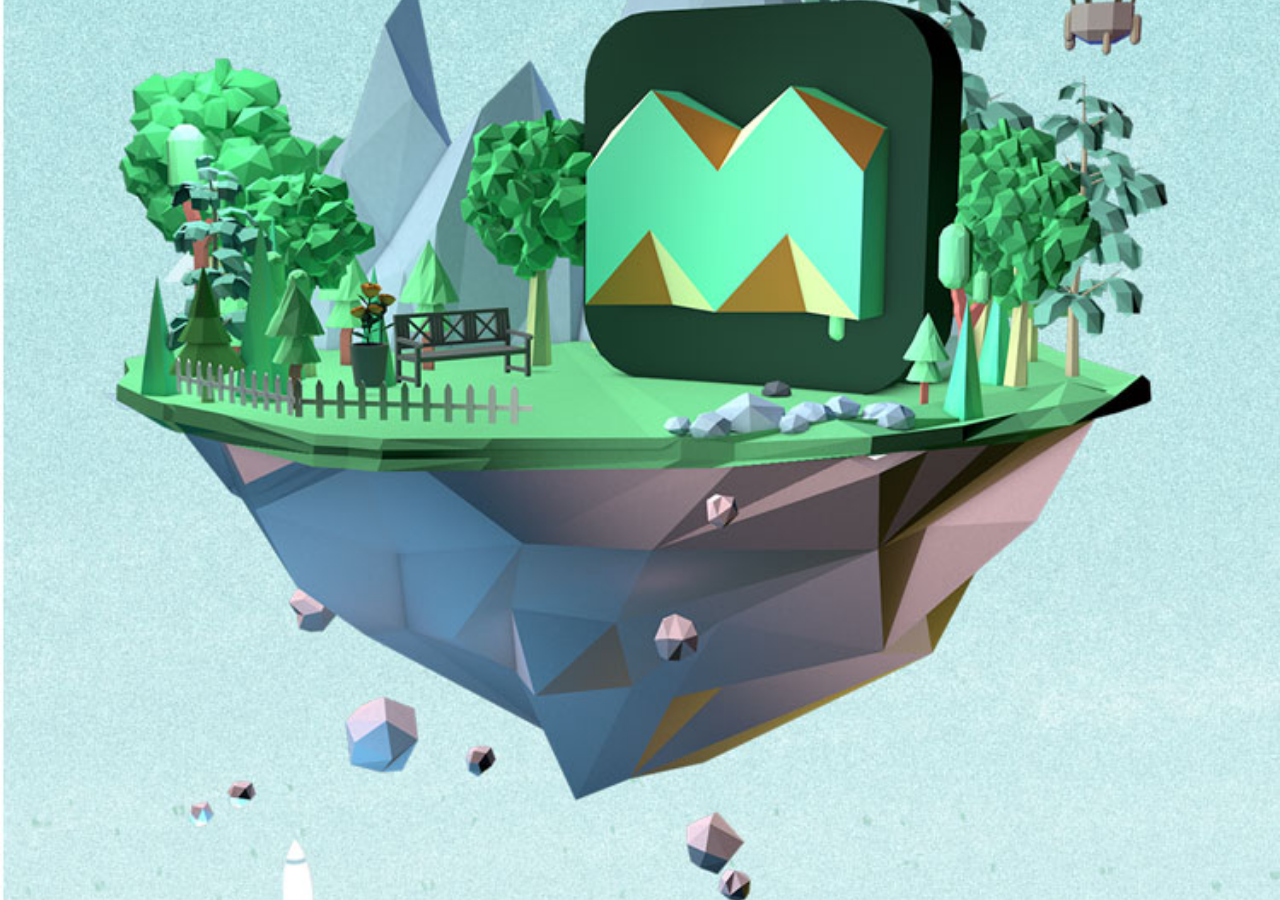
<file: index.html>
<!DOCTYPE html>
<html lang="en">

<head>
  <meta charset="UTF-8" />
  <meta name="viewport" content="width=device-width, initial-scale=1.0" />
  <meta http-equiv="X-UA-Compatible" content="ie=edge" />
  <title>Document</title>
  <link rel="stylesheet" href="css/swiper.min.css" />
  <link rel="stylesheet" href="css/public.css" />
  <link rel="stylesheet" href="css/yindao.css" />
  <script>
    document.documentElement.style.fontSize =
      document.documentElement.clientWidth / 7.5 + "px";
  </script>
</head>

<body>
  <div class="my-swiper">
    <div class="swiper-container my-swiper-one">
      <div class="swiper-wrapper">
        <div class="swiper-slide page-1"></div>
        <div class="swiper-slide page-2"></div>
        <div class="swiper-slide page-3"></div>
        <div class="swiper-slide page-4">
          <a href="denglu.html">欢迎回家</a>
        </div>
      </div>
    </div>
  </div>

  <script src="./js/swiper.min.js"></script>
  <script>
    var mySwiper = new Swiper(".my-swiper-one", {
      direction: "horizontal", // 垂直切换选项
      loop: false, // 循环模式选项

      slidesPerView: 1,
      spaceBetween: 0
    });
  </script>
</body>

</html>
</file>
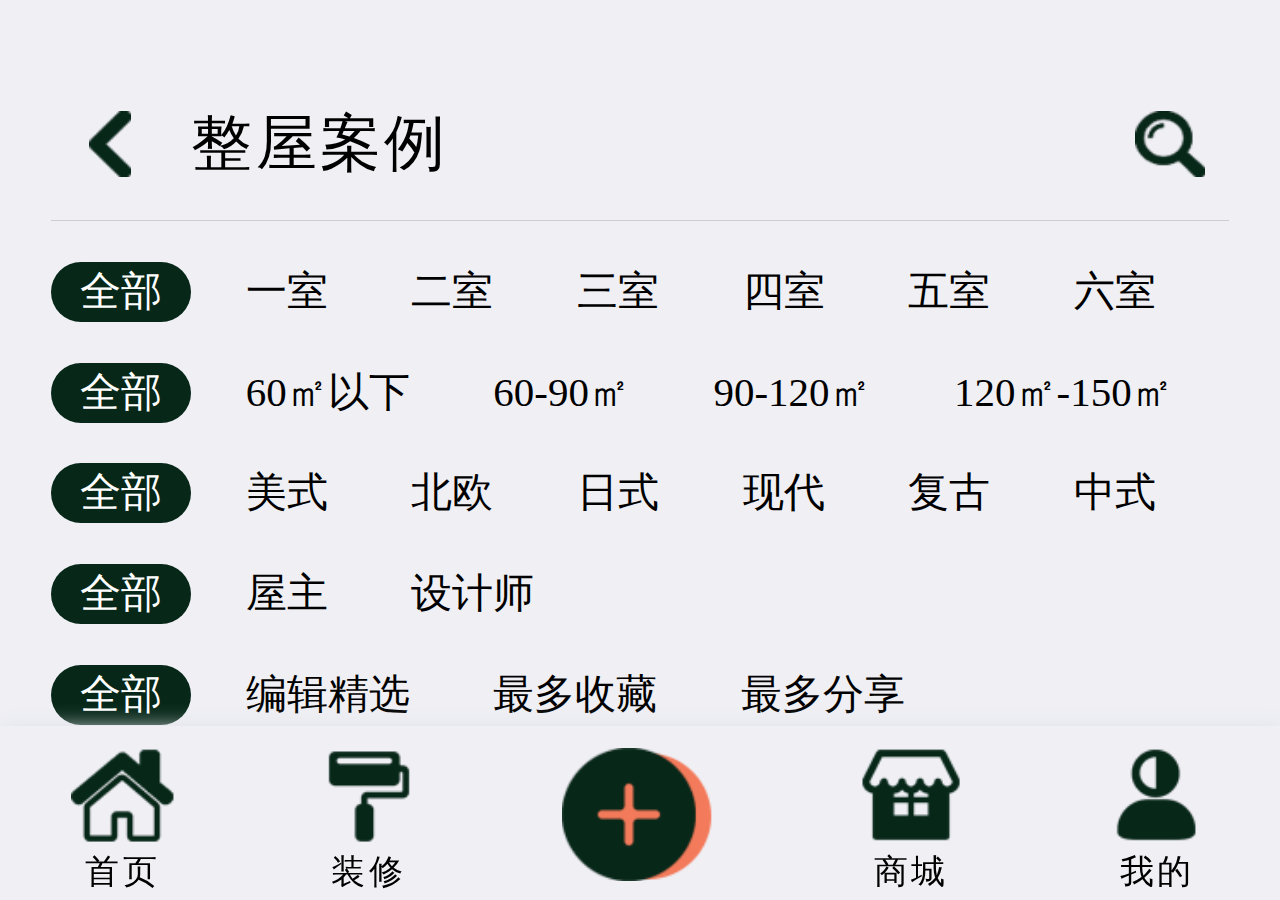
<file: case.html>
<!DOCTYPE html>
<html lang="en">

<head>
    <meta charset="UTF-8">
    <meta name="viewport" content="width=device-width, initial-scale=1.0">
    <meta http-equiv="X-UA-Compatible" content="ie=edge">
    <title>Document</title>
    <link rel="stylesheet" href="css/public.css">
    <link rel="stylesheet" href="css/top.css">
    <link rel="stylesheet" href="css/footer.css">
    <link rel="stylesheet" href="css/case.css">
    <script>
        document.documentElement.style.fontSize =
            document.documentElement.clientWidth / 7.5 + "px";
    </script>
</head>

<body>
    <div class="main">
        <section>
            <div class="top">
                <a href=""><img src="images/intelligence/images/1_03.png" alt=""></a>
                <h1>整屋案例</h1>
                <a href=""><img src="images/intelligence/images/2_03.png" alt=""></a>
            </div>
            <div class="select">
                <div>
                    <div class="clearfix">
                        <a class="style" href="#">全部</a>
                        <a href="#">一室</a>
                        <a href="#">二室</a>
                        <a href="#">三室</a>
                        <a href="#">四室</a>
                        <a href="#">五室</a>
                        <a href="#">六室</a>
                        <a href="#">七室</a>
                        <a href="#">八室</a>
                    </div>
                </div>
                <div>
                    <div class="clearfix">
                        <a class="style" href="#">全部</a>
                        <a href="#">60㎡以下</a>
                        <a href="#">60-90㎡</a>
                        <a href="#">90-120㎡</a>
                        <a href="#">120㎡-150㎡</a>
                        <a href="#">150㎡-180㎡</a>
                    </div>
                </div>
                <div>
                    <div class="clearfix">
                        <a class="style" href="#">全部</a>
                        <a href="#">美式</a>
                        <a href="#">北欧</a>
                        <a href="#">日式</a>
                        <a href="#">现代</a>
                        <a href="#">复古</a>
                        <a href="#">中式</a>
                        <a href="#">工业风</a>
                        <a href="#">俄罗斯</a>
                    </div>
                </div>
                <div>
                    <div class="clearfix w-690">
                        <a class="style" href="#">全部</a>
                        <a href="#">屋主</a>
                        <a href="#">设计师</a>
                    </div>
                </div>
                <div>
                    <div class="clearfix w-690">
                        <a class="style" href="#">全部</a>
                        <a href="#">编辑精选</a>
                        <a href="#">最多收藏</a>
                        <a href="#">最多分享</a>
                    </div>
                </div>
            </div>
            <div class="bottom">
                <div class="bottom-inner">
                    <div>
                        <div>
                            <a href="#"><img src="images/case/images/3_03.png" alt=""></a>
                            <a href="#"><img src="images/case/images/3_05.png" alt=""></a>
                            <a href="#"><img src="images/case/images/3_09_03.png" alt=""></a>
                            <a href="#"><img src="images/case/images/3_03.png" alt=""></a>
                            <a href="#"><img src="images/case/images/3_05.png" alt=""></a>
                        </div>
                    </div>
                    <div class="case">
                        <a href="#">
                            <img src="images/case/images/3_09.png" alt="">
                            <div>
                                <span>惬意舒适的美式两居</span>
                                <span>二室·89平米</span>
                            </div>
                        </a>
                    </div>
                    <div class="case">
                        <a href="#">
                            <img src="images/case/images/3_12.png" alt="">
                            <div>
                                <span>石材打造奢华大三居</span>
                                <span>三室·158平米</span>
                            </div>
                        </a>
                    </div>
                </div>
            </div>

        </section>

        <footer>
            <div>
                <a href="rec.html"><img src="images/tuijian/images/10.png" alt="" /><span>首页</span></a>
                <a href="renovation.html"><img src="images/tuijian/images/5.png" alt="" /><span>装修</span></a>
                <a href="news.html"><img src="images/tuijian/images/9.png" alt="" /></a>
                <a href="#"><img src="images/tuijian/images/4.png" alt="" /><span>商城</span></a>
                <a href="personal.html"><img src="images/tuijian/images/6.png" alt="" /><span>我的</span></a>
            </div>
        </footer>
    </div>
</body>

</html>
</file>
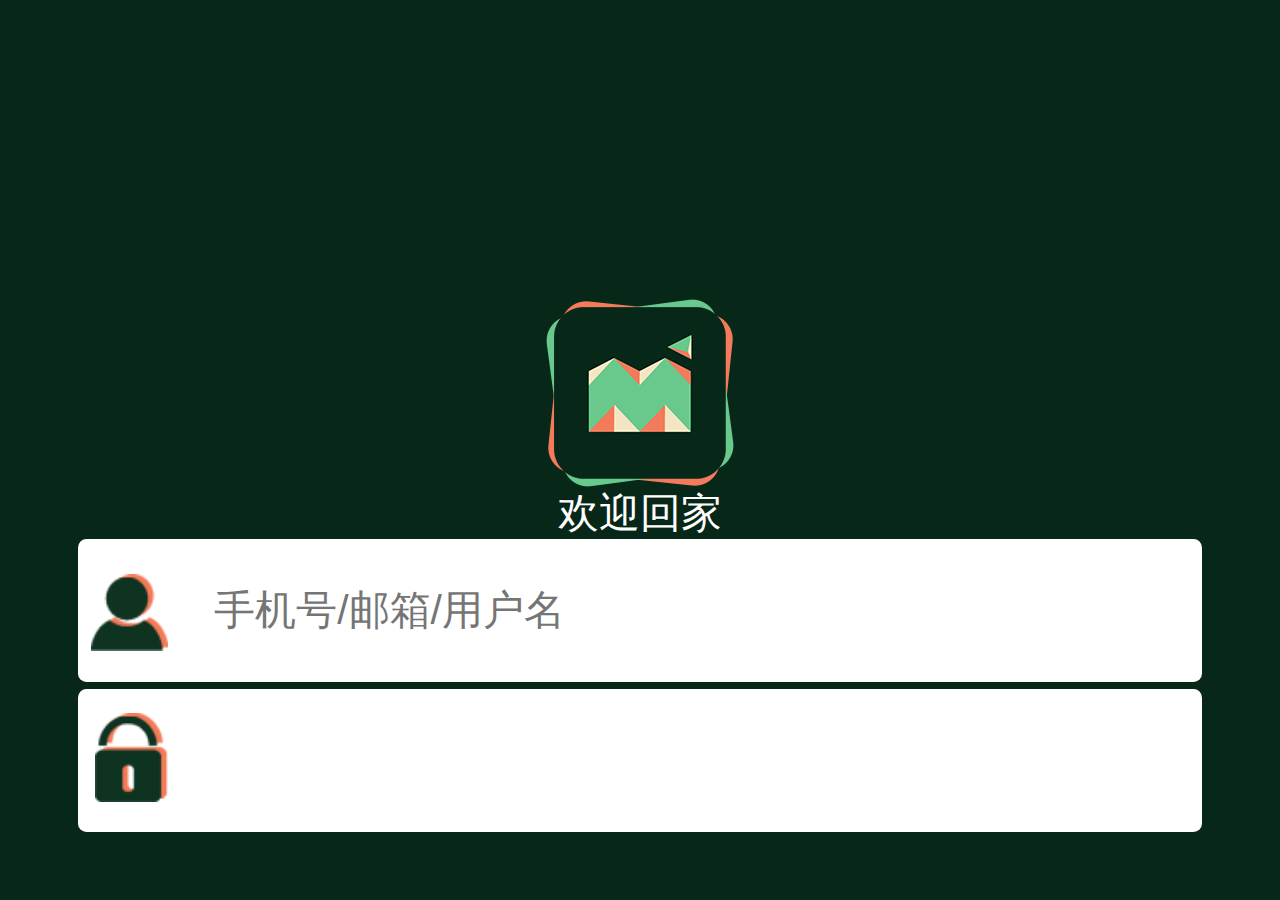
<file: denglu.html>
<!DOCTYPE html>
<html lang="en">

<head>
  <meta charset="UTF-8" />
  <meta name="viewport" content="width=device-width, initial-scale=1.0" />
  <meta http-equiv="X-UA-Compatible" content="ie=edge" />
  <title>Document</title>
  <link rel="stylesheet" href="css/public.css" />
  <link rel="stylesheet" href="css/denglu.css" />
  <link rel="stylesheet" href="css/iconfont.css" />
  <script>
    document.documentElement.style.fontSize =
      document.documentElement.clientWidth / 7.5 + "px";
  </script>
</head>

<body>
  <div class="container">
    <section>
      <img src="images/denglu/images/denglu1_03.jpg" alt="" />
      <h1 class="tc lh-52 fz-24 c-f">欢迎回家</h1>
      <form action="">
        <input class="mb-4 pl-80 fz-24 br-5" type="text" placeholder="手机号/邮箱/用户名" />

        <input class="pl-80 mb-43 br-5" type="password" name="" id="" />
        <a href="state.html">
          登录
        </a>
        <div class="clearfix lh-63">
          <span class="fz-24 c-f">忘记密码？</span>
          <span class="fz-24 c-f mr-32">注册账号</span>
        </div>
      </form>
      <div class="login">
        <a href=""><span class="iconfont icon-weixin"></span></a>
        <a href=""><span class="iconfont icon-dpstipiconqq"></span></a>
        <a href=""><span class="iconfont icon-weibo"></span></a>
      </div>
      <p class="lh-90 tc fz-16 c-f">登陆代表你同意《平方用户同意》</p>
    </section>
    <section class="fail">
      <div>
        <span class="fz-32">登录失败</span>
        <p class="fz-28">账号或密码有误,请重新输入。</p>
        <button class="fz-32">确定</button>
      </div>
    </section>
  </div>

  <script src="./js/zepto.min.js"></script>
  <script src="./js/touch.js"></script>
  <script>
  </script>
</body>

</html>
</file>
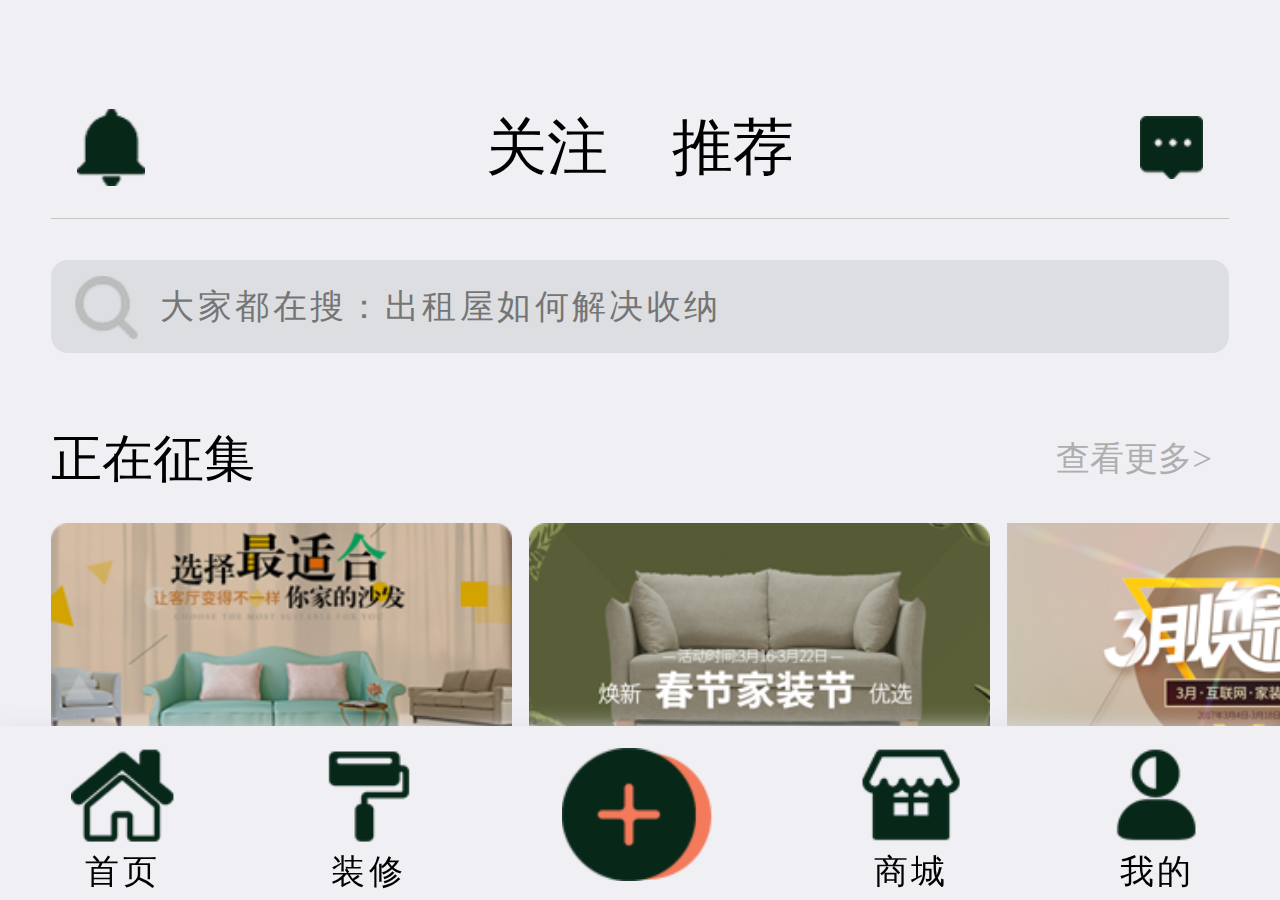
<file: focus.html>
<!DOCTYPE html>
<html lang="en">

<head>
    <meta charset="UTF-8" />
    <meta name="viewport" content="width=device-width, initial-scale=1.0" />
    <meta http-equiv="X-UA-Compatible" content="ie=edge" />
    <title>Document</title>
    <link rel="stylesheet" href="css/public.css" />
    <link rel="stylesheet" href="css/footer.css" />
    <link rel="stylesheet" href="css/focus.css" />
    <script>
        document.documentElement.style.fontSize =
            document.documentElement.clientWidth / 7.5 + "px";
    </script>
</head>

<body>
    <div class="main">
        <header>
            <div class="header-inner">
                <div class="header-top clearfix">
                    <a href="#"><img src="images/tuijian/images/01_03.png" alt="" /></a>
                    <div>
                        <a href="#">关注</a>
                        <a href="rec.html">推荐</a>
                    </div>
                    <a href="#"><img src="images/tuijian/images/01_04_03.png" alt="" /></a>
                </div>
                <input type="search" name="" id="" placeholder="大家都在搜：出租屋如何解决收纳" />
            </div>
        </header>
        <section>
            <div class="section-inner">
                <div class="section-top">
                    <div class="title clearfix">
                        <h1>正在征集</h1>
                        <a href="#">查看更多></a>
                    </div>
                    <div class="pic">
                        <div class="clearfix">
                            <a href="#"><img src="images/focus/images/1.png" alt="" /></a>
                            <a href="#"><img src="images/focus/images/2.png" alt="" /></a>
                            <a href="#"><img src="images/focus/images/3.png" alt="" /></a>
                        </div>
                    </div>
                </div>
                <div class="section-bottom">
                    <div class="section-bottom-inner">
                    </div>
                </div>
            </div>
        </section>
        <footer>
            <div>
                <a href="#"><img src="images/tuijian/images/10.png" alt="" /><span>首页</span></a>
                <a href="renovation.html"><img src="images/tuijian/images/5.png" alt="" /><span>装修</span></a>
                <a href="news.html"><img src="images/tuijian/images/9.png" alt="" /></a>
                <a href="#"><img src="images/tuijian/images/4.png" alt="" /><span>商城</span></a>
                <a href="personal.html"><img src="images/tuijian/images/6.png" alt="" /><span>我的</span></a>
            </div>
        </footer>
    </div>
    <script>
        var example = [{
                head: "images/focus/images/1_03.png",
                id: "慕尼的二黑",
                pic: "images/focus/images/4.png",
                describe: "不要小看厨房的面积只有20平米不到的区域，装修起来花上10W元的都有，所以厨房的装修注意点很多。首先您要确认好厨房的风格，厨房"
            },
            {
                head: "images/focus/images/1_03.png",
                id: "慕尼的二黑",
                pic: "images/focus/images/4.png",
                describe: "不要小看厨房的面积只有20平米不到的区域，装修起来花上10W元的都有，所以厨房的装修注意点很多。首先您要确认好厨房的风格，厨房"
            }
        ];
        example.forEach(function (item) {
            var content = document.createElement("div");
            content.className = "content";
            content.innerHTML = `<div class="content-top clearfix">
                  <a class="clearfix" href="#">
                    <img src="${item.head}" alt="" />
                    <span>${item.id}</span>
                  </a>
                </div>
                <p>
                 ${item.describe}
                </p>
                <img src="${item.pic}" alt="" />
                <div class="content-bottom">
                  <div>
                    <a href="#"
                      ><img src="images/focus/images/1_07.png" alt=""
                    /></a>
                  </div>
                  <div class="clearfix">
                    <a class="clearfix" href="#"
                      ><img src="images/focus/images/1_09.png" alt="" /><span
                        >23</span
                      ></a
                    >
                    <a class="clearfix" href="#"
                      ><img src="images/focus/images/1_11.png" alt="" /><span
                        >225</span
                      ></a
                    >
                    <a class="clearfix" href="#"
                      ><img src="images/focus/images/1_0_07.png" alt="" /><span
                        >105</span
                      ></a
                    >
                  </div>
                </div>`
            document.querySelector(".section-bottom-inner").appendChild(content);
        });
    </script>
</body>

</html>
</file>
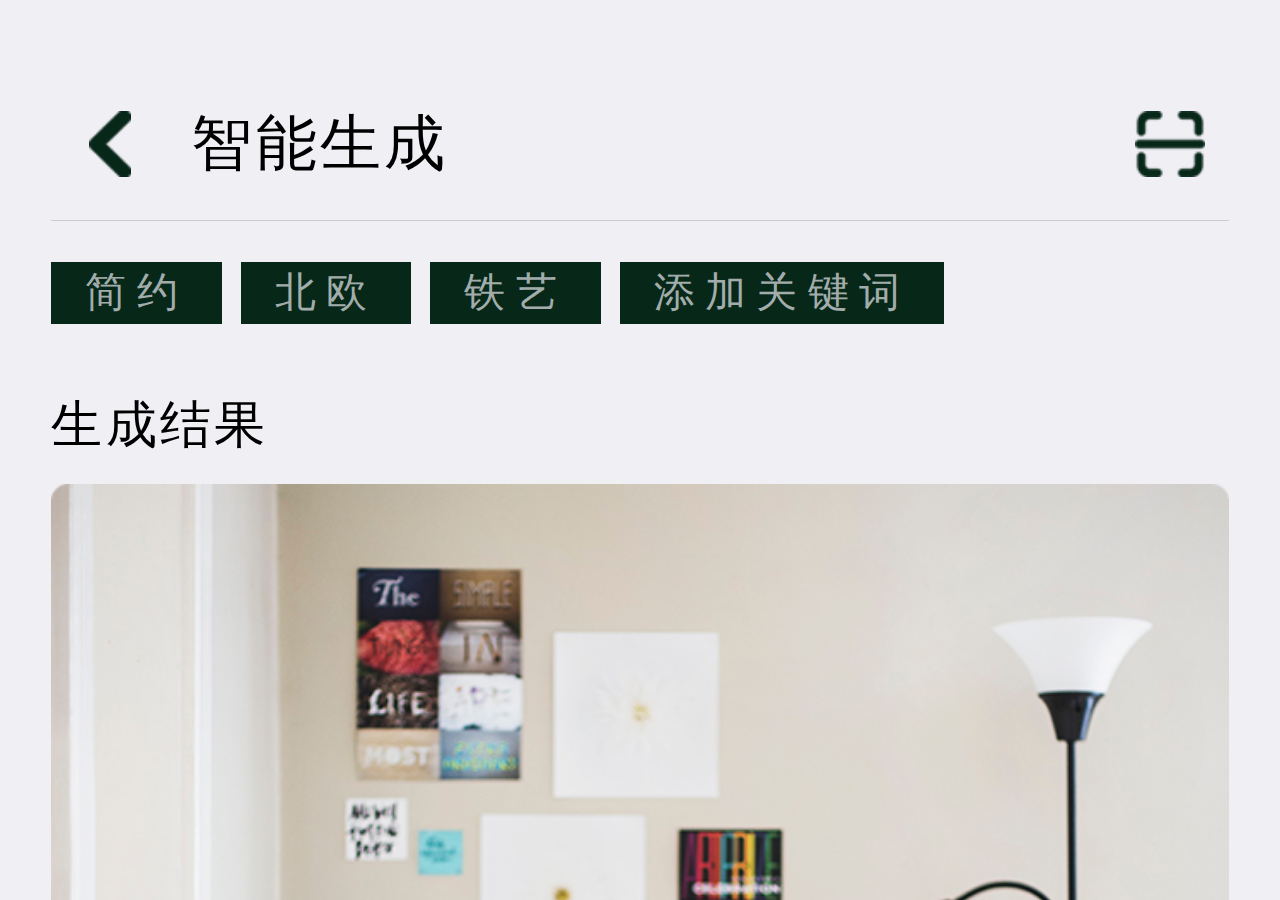
<file: intelligence.html>
<!DOCTYPE html>
<html lang="en">

<head>
    <meta charset="UTF-8">
    <meta name="viewport" content="width=device-width, initial-scale=1.0">
    <meta http-equiv="X-UA-Compatible" content="ie=edge">
    <title>Document</title>
    <link rel="stylesheet" href="css/public.css">
    <link rel="stylesheet" href="css/top.css">
    <link rel="stylesheet" href="css/intelligence.css">
    <script>
        document.documentElement.style.fontSize =
            document.documentElement.clientWidth / 7.5 + "px";
    </script>
</head>

<body>
    <div class="main">
        <section>
            <div class="top">
                <a href=""><img src="images/intelligence/images/1_03.png" alt=""></a>
                <h1>智能生成</h1>
                <a href=""><img src="images/intelligence/images/1_05.png" alt=""></a>
            </div>
            <div class="select">
                <a class="public" href="">简约</a>
                <a class="public" href="">北欧</a>
                <a class="public" href="">铁艺</a>
                <a class="public" href="">添加关键词 </a>
            </div>
            <div class="mid clearfix">
                <h2>生成结果</h2>
                <img src="images/intelligence/images/2.png" alt="">
            </div>
            <div class="bottom">
                <a class="public" href="">简约</a>
                <a class="public" href="">美式</a>
                <a class="public" href="">中式</a>
                <a class="public" href="">日式</a>
                <a class="public" href="">复古</a>
                <a class="public" href="">现代</a>
                <a class="public" href="">工业</a>
                <a class="public" href="">XXX</a>
                <a class="public" href="">XXX</a>
            </div>
        </section>
    </div>
</body>

</html>
</file>
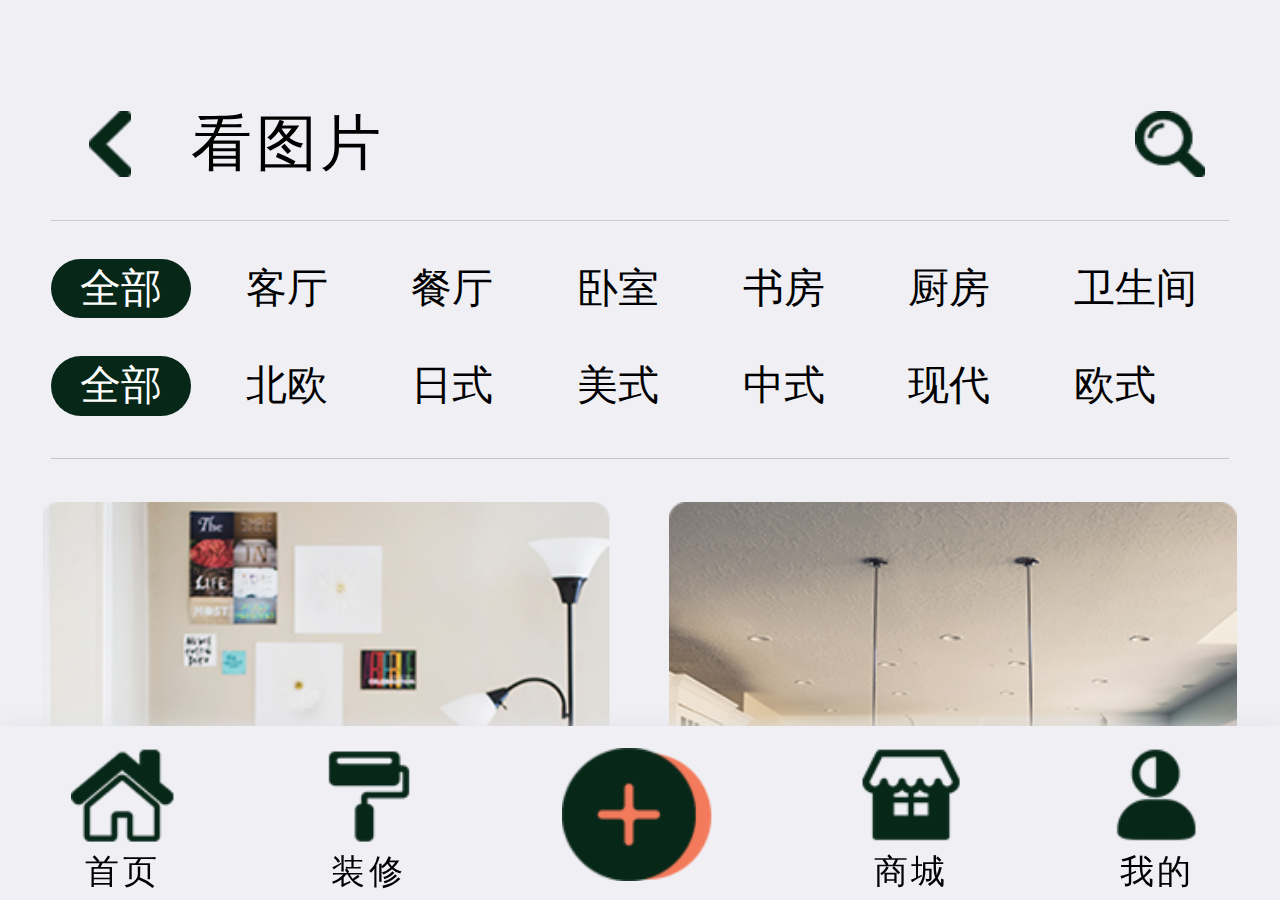
<file: look.html>
<!DOCTYPE html>
<html lang="en">

<head>
    <meta charset="UTF-8">
    <meta name="viewport" content="width=device-width, initial-scale=1.0">
    <meta http-equiv="X-UA-Compatible" content="ie=edge">
    <title>Document</title>
    <link rel="stylesheet" href="css/public.css">
    <link rel="stylesheet" href="css/top.css">
    <link rel="stylesheet" href="css/footer.css">
    <link rel="stylesheet" href="css/look.css">
    <script>
        document.documentElement.style.fontSize =
            document.documentElement.clientWidth / 7.5 + "px";
    </script>
</head>

<body>
    <div class="main">
        <section>
            <div class="top">
                <a href=""><img src="images/intelligence/images/1_03.png" alt=""></a>
                <h1>看图片</h1>
                <a href=""><img src="images/intelligence/images/2_03.png" alt=""></a>
            </div>
            <div class="select">
                <div>
                    <div class="w-1000 clearfix mb-22">
                        <a class="style" href="#">全部</a>
                        <a href="#">客厅</a>
                        <a href="#">餐厅</a>
                        <a href="#">卧室</a>
                        <a href="#">书房</a>
                        <a href="#">厨房</a>
                        <a href="#">卫生间</a>
                        <a href="#">玄关</a>
                        <a href="#">阳台</a>
                    </div>

                </div>
                <div>
                    <div class="w-1000 clearfix pb-25">
                        <a class="style" href="#">全部</a>
                        <a href="#">北欧</a>
                        <a href="#">日式</a>
                        <a href="#">美式</a>
                        <a href="#">中式</a>
                        <a href="#">现代</a>
                        <a href="#">欧式</a>
                        <a href="#">复古</a>
                        <a href="#">俄罗斯</a>
                    </div>

                </div>
            </div>
        </section>
        <div class="mid">
            <div class="mid-inner">
                <div class="left">
                    <div>
                        <a class="big" href="#">
                            <img src="images/look/images/1.png" alt="">
                        </a>
                        <p>室内装修材料的选择，主要分高低档。但是不论高档还是抵挡，最好是...选品牌较大的公司的产品。因为大品牌的质量比较有保障，无论是</p>
                        <div>
                            <a href="#">
                                <img src="images/look/images/4_03.png" alt=""><span>xxxxx</span>
                            </a>
                            <a href="#">
                                <img src="images/look/images/3_03.png" alt=""><span>2000</span>
                            </a>
                        </div>
                    </div>
                    <div>
                        <a class="big" href="#">
                            <img src="images/look/images/3.png" alt="">
                        </a>
                        <p>室内装修材料的选择，主要分高低档。但是不论高档还是抵挡，最好是...选品牌较大的公司的产品。因为大品牌的质量比较有保障，无论是</p>
                        <div>
                            <a href="#">
                                <img src="images/look/images/4_03.png" alt=""><span>xxxxx</span>
                            </a>
                            <a href="#">
                                <img src="images/look/images/3_03.png" alt=""><span>2000</span>
                            </a>
                        </div>
                    </div>
                    <div>
                        <a class="small" href="#">
                            <img src="images/look/images/5.png" alt="">
                        </a>
                        <p>室内装修材料的选择，主要分高低档。但是不论高档还是抵挡，最好是...选品牌较大的公司的产品。因为大品牌的质量比较有保障，无论是</p>
                        <div>
                            <a href="#">
                                <img src="images/look/images/4_03.png" alt=""><span>xxxxx</span>
                            </a>
                            <a href="#">
                                <img src="images/look/images/3_03.png" alt=""><span>2000</span>
                            </a>
                        </div>
                    </div>
                </div>
                <div class="right">
                    <div>
                        <a class="small" href="#">
                            <img src="images/look/images/2.png" alt="">
                        </a>
                        <p>室内装修材料的选择，主要分高低档。但是不论高档还是抵挡，最好是...选品牌较大的公司的产品。因为大品牌的质量比较有保障，无论是</p>
                        <div>
                            <a href="#">
                                <img src="images/look/images/4_03.png" alt=""><span>xxxxx</span>
                            </a>
                            <a href="#">
                                <img src="images/look/images/3_03.png" alt=""><span>2000</span>
                            </a>
                        </div>
                    </div>
                    <div>
                        <a class="big" href="#">
                            <img src="images/look/images/4.png" alt="">
                        </a>
                        <p>室内装修材料的选择，主要分高低档。但是不论高档还是抵挡，最好是...选品牌较大的公司的产品。因为大品牌的质量比较有保障，无论是</p>
                        <div>
                            <a href="#">
                                <img src="images/look/images/4_03.png" alt=""><span>xxxxx</span>
                            </a>
                            <a href="#">
                                <img src="images/look/images/3_03.png" alt=""><span>2000</span>
                            </a>
                        </div>
                    </div>
                    <div>
                        <a class="big" href="#">
                            <img src="images/look/images/6.png" alt="">
                        </a>
                        <p>室内装修材料的选择，主要分高低档。但是不论高档还是抵挡，最好是...选品牌较大的公司的产品。因为大品牌的质量比较有保障，无论是</p>
                        <div>
                            <a href="#">
                                <img src="images/look/images/4_03.png" alt=""><span>xxxxx</span>
                            </a>
                            <a href="#">
                                <img src="images/look/images/3_03.png" alt=""><span>2000</span>
                            </a>
                        </div>
                    </div>
                </div>
            </div>
        </div>
        <footer>
            <div>
                <a href="rec.html"><img src="images/tuijian/images/10.png" alt="" /><span>首页</span></a>
                <a href="renovation.html"><img src="images/tuijian/images/5.png" alt="" /><span>装修</span></a>
                <a href="news.html"><img src="images/tuijian/images/9.png" alt="" /></a>
                <a href="#"><img src="images/tuijian/images/4.png" alt="" /><span>商城</span></a>
                <a href="personal.html"><img src="images/tuijian/images/6.png" alt="" /><span>我的</span></a>
            </div>
        </footer>
    </div>
</body>

</html>
</file>
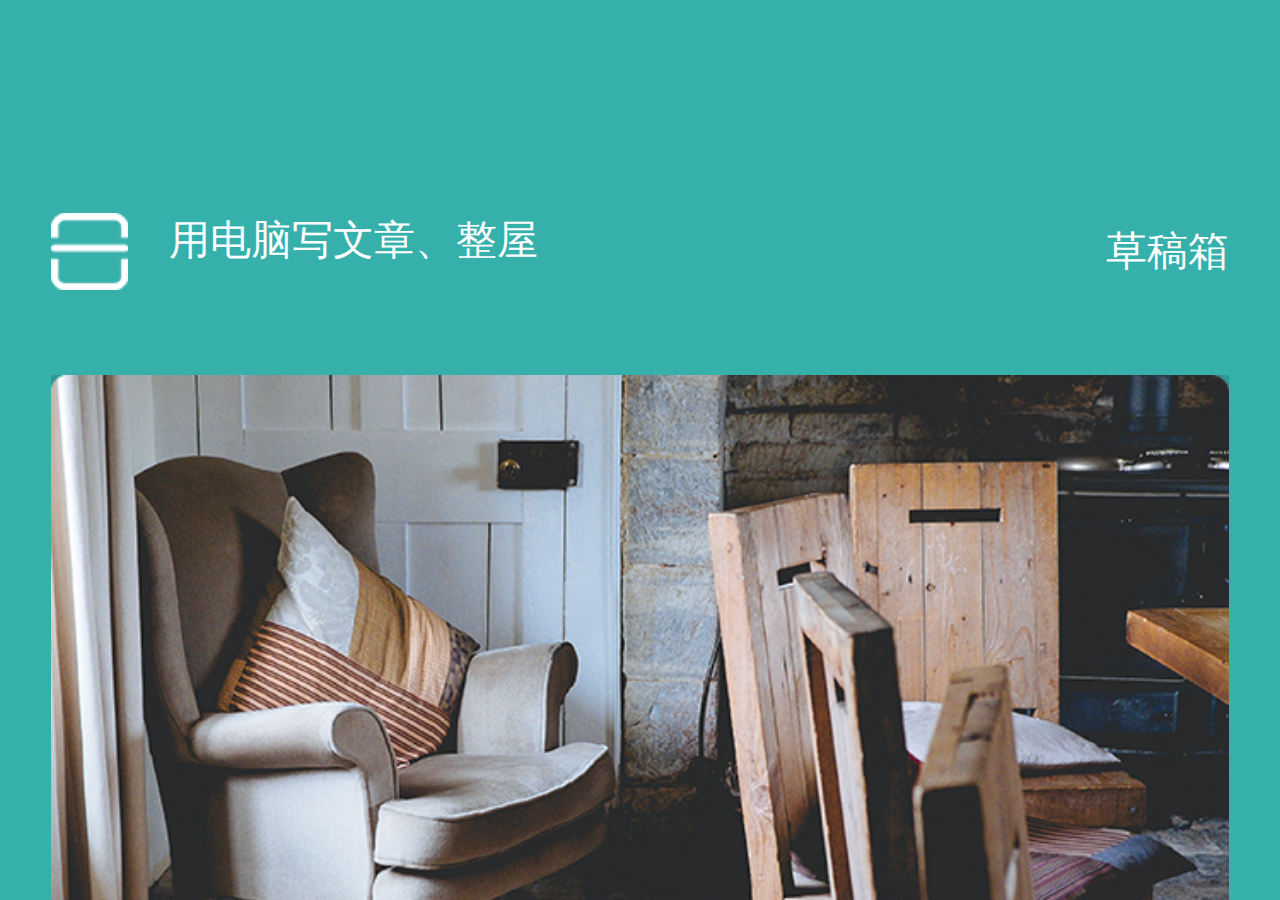
<file: news.html>
<!DOCTYPE html>
<html lang="en">

<head>
    <meta charset="UTF-8">
    <meta name="viewport" content="width=device-width, initial-scale=1.0">
    <meta http-equiv="X-UA-Compatible" content="ie=edge">
    <title>Document</title>
    <link rel="stylesheet" href="css/public.css">
    <link rel="stylesheet" href="css/news.css">
    <script>
        document.documentElement.style.fontSize =
            document.documentElement.clientWidth / 7.5 + "px";
    </script>
</head>

<body>
    <div class="main">
        <section>
            <div class="top clearfix">
                <a href="#">
                    <img src="images/news/images/01_03.png" alt="">
                </a>
                <p>用电脑写文章、整屋</p>
                <a href="#">草稿箱</a>
            </div>
            <div class="mid">
                <div class=" content clearfix">
                    <img src="images/news/images/01_07.png" alt="">
                    <p>每天一张生活日常,夏日必备好物。</p>
                    <a href="#">点击参与</a>
                </div>
                <div class="
                release">
                    <a href="#"><img src="images/news/images/1_11.png" alt=""><span>发布文章</span></a>
                    <a href="#"><img src="images/news/images/1_13.png" alt=""><span>发布图片</span></a>
                    <a href="#"><img src="images/news/images/1_15.png" alt=""><span>发布整屋</span></a>
                </div>
                <div class="quit">
                    <a href="#">
                        <img src="images/news/images/01_21.png" alt="">
                    </a>
                </div>
            </div>
        </section>
    </div>
</body>

</html>
</file>
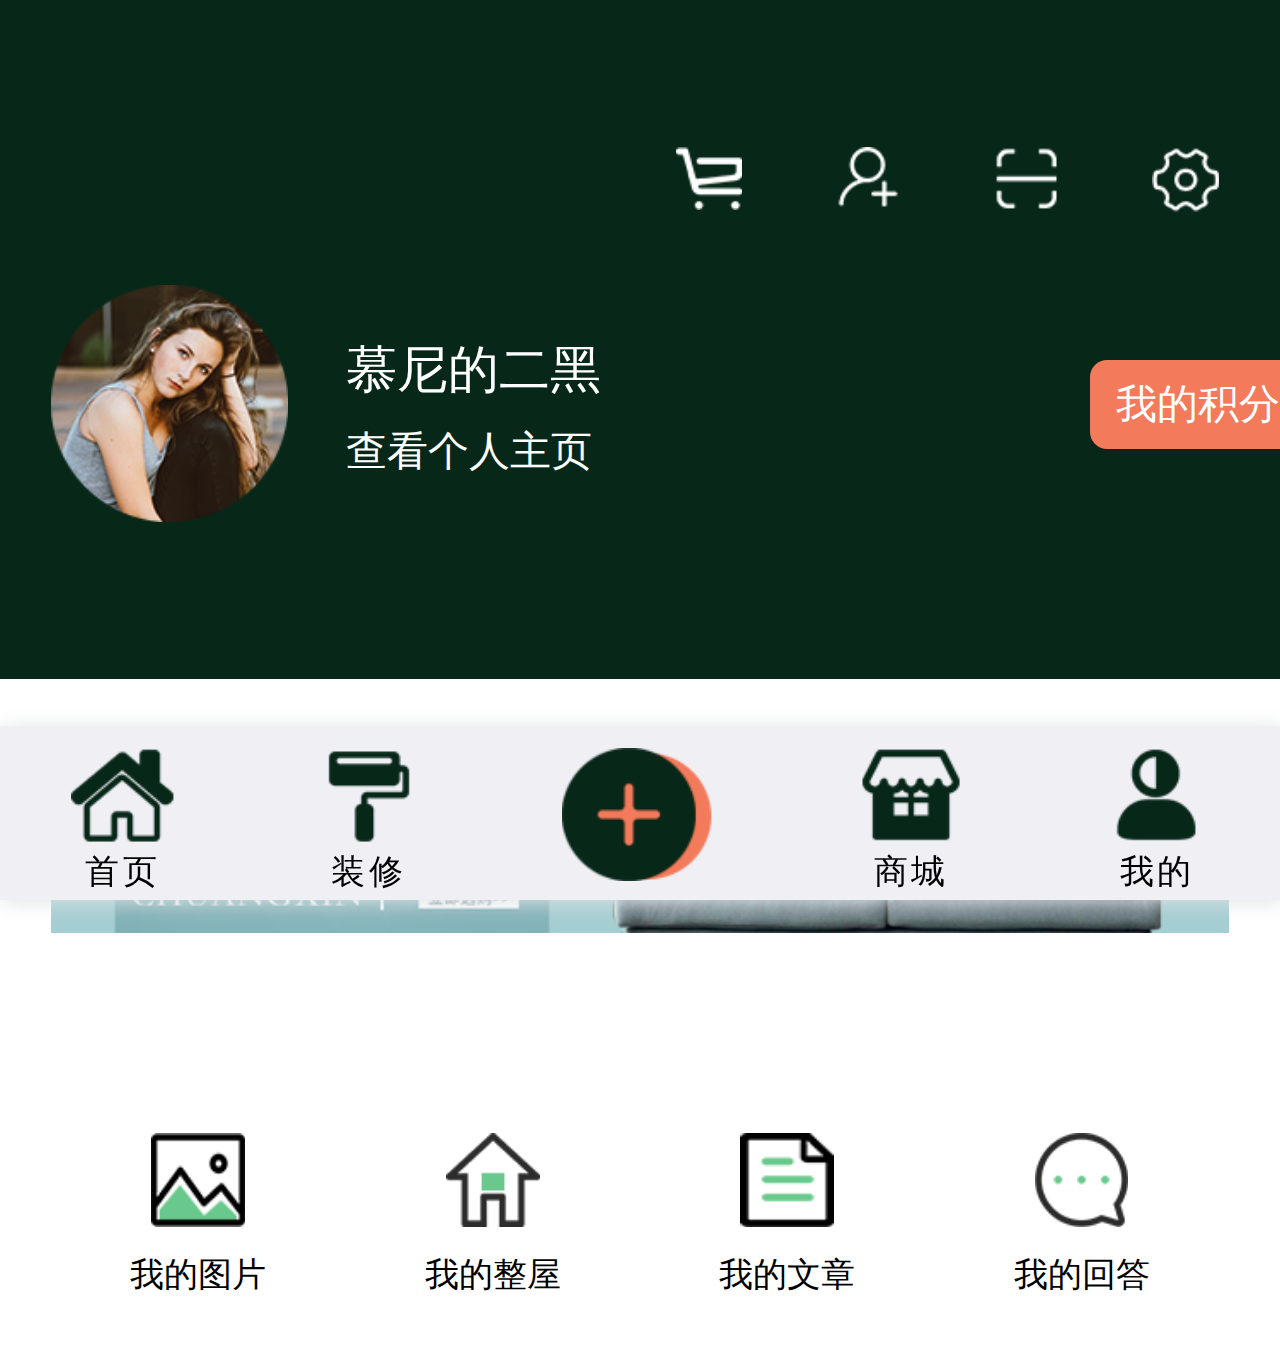
<file: personal.html>
<!DOCTYPE html>
<html lang="en">

<head>
    <meta charset="UTF-8" />
    <meta name="viewport" content="width=device-width, initial-scale=1.0" />
    <meta http-equiv="X-UA-Compatible" content="ie=edge" />
    <title>Document</title>
    <link rel="stylesheet" href="css/public.css" />
    <link rel="stylesheet" href="css/personal.css" />
    <link rel="stylesheet" href="css/footer.css" />
    <script>
        document.documentElement.style.fontSize =
            document.documentElement.clientWidth / 7.5 + "px";
    </script>
</head>

<body>
    <div class="main">
        <header>
            <div class="top">
                <ul>
                    <li>
                        <a href="#"><img src="images/Personal/images/02_03.png" alt="" /></a>
                    </li>
                    <li>
                        <a href="#"><img src="images/Personal/images/02_05.png" alt="" /></a>
                    </li>
                    <li>
                        <a href="#"><img src="images/Personal/images/02_07.png" alt="" /></a>
                    </li>
                    <li>
                        <a href="#"><img src="images/Personal/images/02_04_03.png" alt="" /></a>
                    </li>
                </ul>
            </div>
            <div class="bottom">
                <ul class="clearfix">
                    <li>
                        <a href="#">
                            <img src="images/Personal/images/02_17.png" alt="" />
                        </a>
                    </li>
                    <li>
                        <a href="#">
                            <span>慕尼的二黑</span>
                            <span>查看个人主页</span>
                        </a>
                    </li>
                    <li><a href="#">我的积分</a></li>
                </ul>
            </div>
        </header>
        <section>
            <div class="section-inner">
                <div class="banner">
                    <img src="images/Personal/images/02_20.png" alt="" />
                </div>
                <div class="my">
                    <a href="#"><img src="images/Personal/images/02_21.png" alt="" /><span>我的图片</span></a>
                    <a href="#"><img src="images/Personal/images/02_22_21.png" alt="" /><span>我的整屋</span></a>
                    <a href="#"><img src="images/Personal/images/02_24.png" alt="" /><span>我的文章</span></a>
                    <a href="#"><img src="images/Personal/images/02_2_21.png" alt="" /><span>我的回答</span></a>
                    <a href="#"><img src="images/Personal/images/02_36.png" alt="" /><span>草稿箱</span></a>
                    <a href="#"><img src="images/Personal/images/02_38.png" alt="" /><span>收藏夹</span></a>
                    <a href="#"><img src="images/Personal/images/02_37.png" alt="" /><span>收藏的商品</span></a>
                    <a href="#"><img src="images/Personal/images/02_3_36.png" alt="" /><span>我的徽章</span></a>
                    <a href="#"><img src="images/Personal/images/02_49.png" alt="" /><span>关注的话题</span></a>
                    <a href="#"><img src="images/Personal/images/02_4_49.png" alt="" /><span>点赞记录</span></a>
                    <a href="#"><img src="images/Personal/images/02_53.png" alt="" /><span>新手攻略</span></a>
                    <a href="#"><img src="images/Personal/images/02_5_53.png" alt="" /><span>我的订单</span></a>
                </div>
                <div class="mes">
                    <a href="#"><span>我的装修信息</span><img src="images/Personal/images/02_03_03.png" alt="" /></a>
                    <a href="#"><span>设计师/品牌入驻</span><img src="images/Personal/images/02_03_03.png" alt="" /></a>
                    <a href="#"><span>向朋友推荐平方</span><img src="images/Personal/images/02_03_03.png" alt="" /></a>
                    <a href="#"><span>帮助与反馈</span><img src="images/Personal/images/02_03_03.png" alt="" /></a>
                    <a href="#"><span>检查与更新</span></a>
                </div>
                <div class="logo">
                    <img src="images/Personal/images/02_63.png" alt="" /><span>平方</span>
                </div>
            </div>
        </section>
        <footer>
            <div>
                <a href="rec.html"><img src="images/tuijian/images/10.png" alt="" /><span>首页</span></a>
                <a href="renovation.html"><img src="images/tuijian/images/5.png" alt="" /><span>装修</span></a>
                <a href="news.html"><img src="images/tuijian/images/9.png" alt="" /></a>
                <a href="#"><img src="images/tuijian/images/4.png" alt="" /><span>商城</span></a>
                <a href="personal.html"><img src="images/tuijian/images/6.png" alt="" /><span>我的</span></a>
            </div>
        </footer>
    </div>
</body>

</html>
</file>
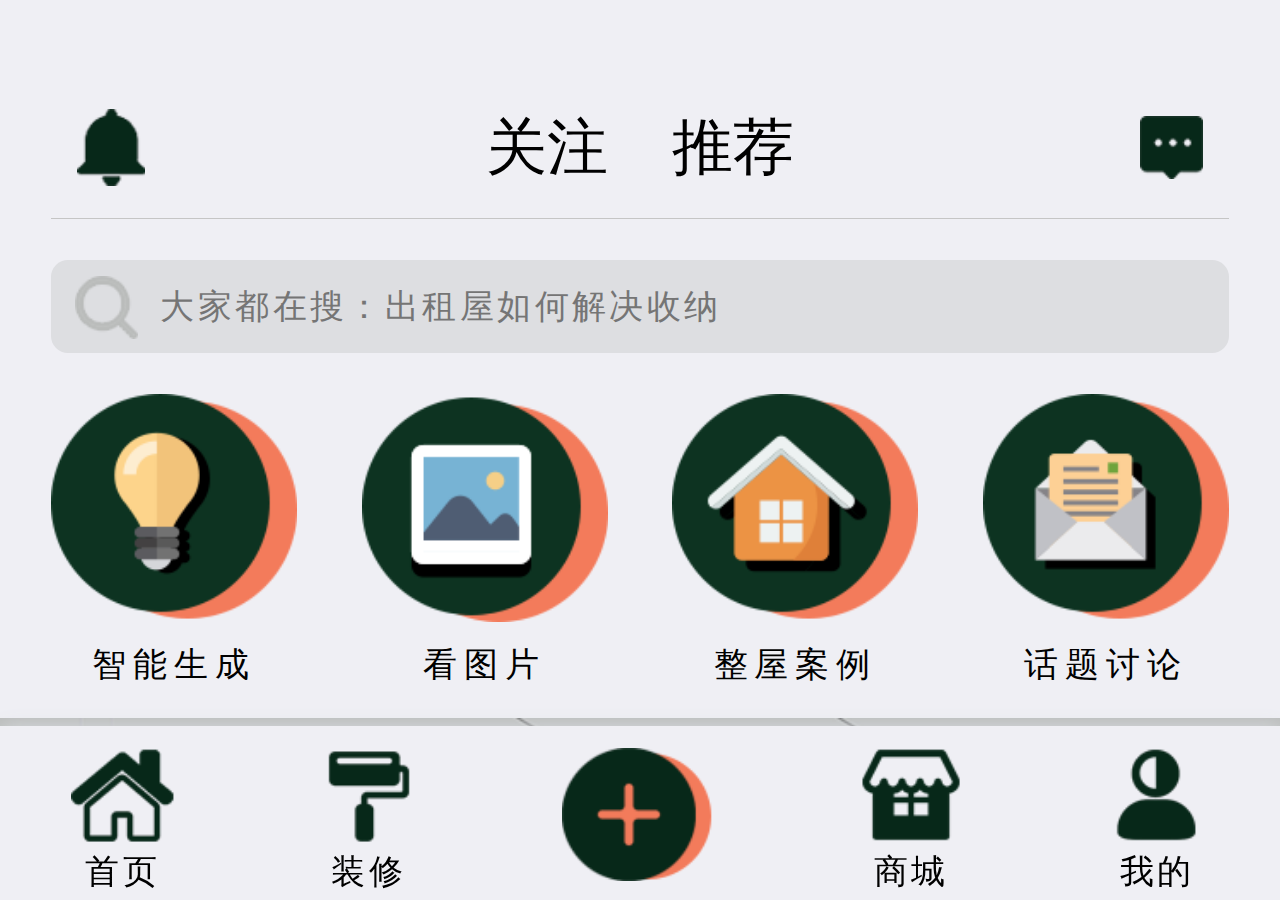
<file: rec.html>
<!DOCTYPE html>
<html lang="en">

<head>
    <meta charset="UTF-8" />
    <meta name="viewport" content="width=device-width, initial-scale=1.0" />
    <meta http-equiv="X-UA-Compatible" content="ie=edge" />
    <title>Document</title>
    <link rel="stylesheet" href="css/public.css" />
    <link rel="stylesheet" href="css/footer.css">
    <link rel="stylesheet" href="css/rec.css" />
    <script>
        document.documentElement.style.fontSize =
            document.documentElement.clientWidth / 7.5 + "px";
    </script>
</head>

<body>
    <div class="main">
        <header>
            <div class="header-inner">
                <div class="header-top clearfix">
                    <a href="#"><img src="images/tuijian/images/01_03.png" alt="" /></a>
                    <div>
                        <a href="focus.html">关注</a>
                        <a href="#">推荐</a>
                    </div>
                    <a href="#"><img src="images/tuijian/images/01_04_03.png" alt="" /></a>
                </div>
                <input type="search" name="" id="" placeholder="大家都在搜：出租屋如何解决收纳" />
                <div class="header-bottom">
                    <a href="intelligence.html"><img src="images/tuijian/images/3.png" alt="" /><span>智能生成</span></a>
                    <a href="look.html"><img src="images/tuijian/images/1.png" alt="" /><span>看图片</span></a>
                    <a href="case.html"><img src="images/tuijian/images/2.png" alt="" /><span>整屋案例</span></a>
                    <a href="talk.html"><img src="images/tuijian/images/7.png" alt="" /><span>话题讨论</span></a>
                </div>
            </div>
        </header>
        <section>
            <div class="section-inner">
                <div class="banner">
                    <img src="images/rec/images/01_02.png" alt="">
                </div>
            </div>
        </section>
        <footer>
            <div>
                <a href="#"><img src="images/tuijian/images/10.png" alt="" /><span>首页</span></a>
                <a href="renovation.html"><img src="images/tuijian/images/5.png" alt="" /><span>装修</span></a>
                <a href="news.html"><img src="images/tuijian/images/9.png" alt="" /></a>
                <a href="#"><img src="images/tuijian/images/4.png" alt="" /><span>商城</span></a>
                <a href="personal.html"><img src="images/tuijian/images/6.png" alt="" /><span>我的</span></a>
            </div>
        </footer>

    </div>
    <script>
        var example = [{
                head: 'images/rec/images/01_05.png',
                id: '慕尼的二黑',
                focus: '关注',
                pic: 'images/rec/images/01_08.png',
                describe: '简约风格如何打造空间的质感与色彩层次'
            },
            {
                head: 'images/rec/images/01_05.png',
                id: '慕尼的二黑',
                focus: '关注',
                pic: 'images/rec/images/01_08.png',
                describe: '简约风格如何打造空间的质感与色彩层次'
            }
        ]
        example.forEach(function (item) {
            var content = document.createElement('div')
            content.className = 'content'
            content.innerHTML = "<div class='content-top'>" +
                "<a href='#'>" +
                "<img src='" + item.head + "' alt=''>" +
                "<span>" + item.id + "</span>" +
                "</a>" +
                "<a class='focus' href='#'>" + item.focus + "</a>" +
                "</div>" +
                "<div class='content-bottom'>" +
                "<img src='" + item.pic + "' alt=''>" +
                "<p>" + item.describe + "</p>" +
                "</div>"
            document.querySelector('.section-inner').appendChild(content)
        })
    </script>
</body>

</html>
</file>
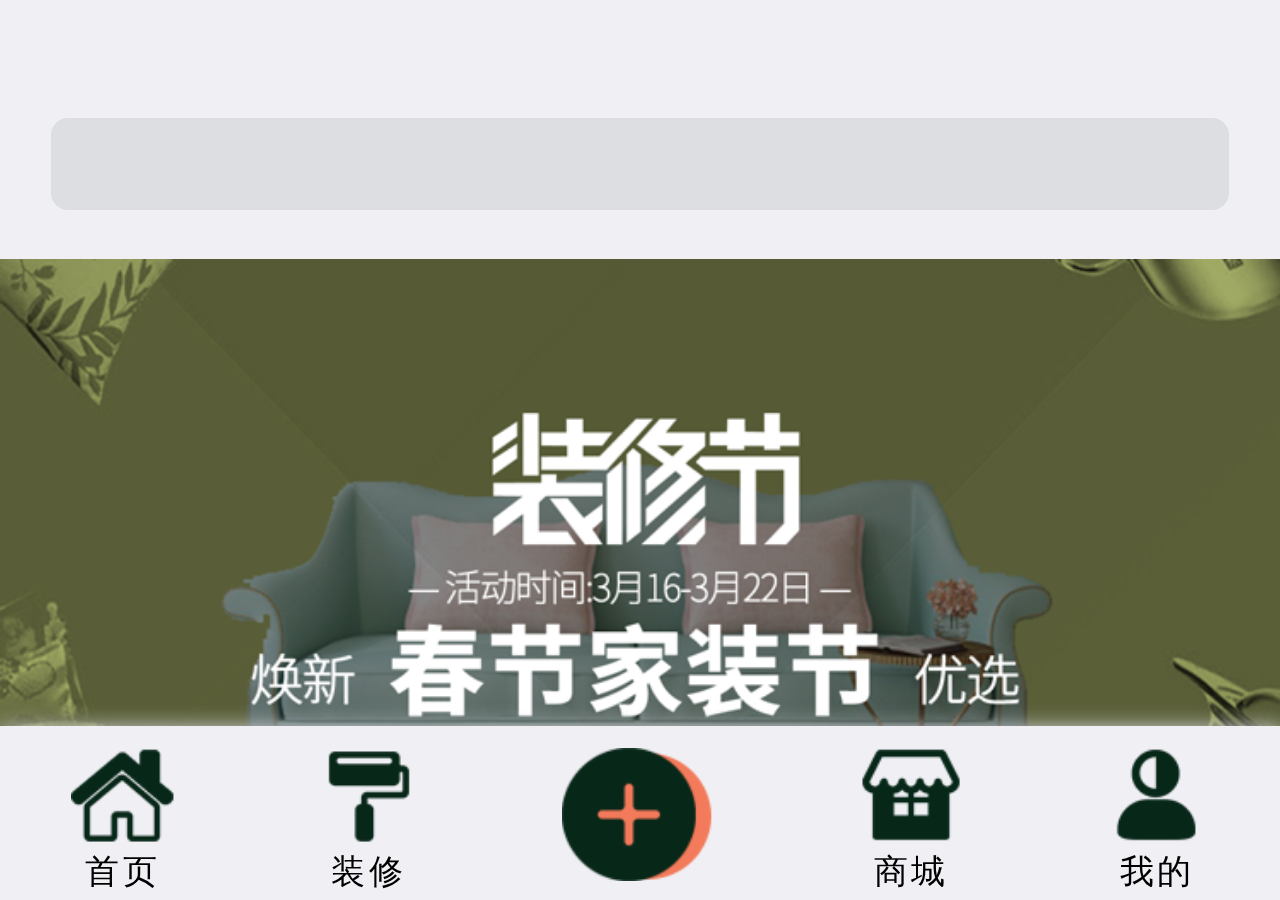
<file: renovation.html>
<!DOCTYPE html>
<html lang="en">

<head>
    <meta charset="UTF-8">
    <meta name="viewport" content="width=device-width, initial-scale=1.0">
    <meta http-equiv="X-UA-Compatible" content="ie=edge">
    <title>Document</title>
    <link rel="stylesheet" href="css/public.css">
    <link rel="stylesheet" href="css/footer.css">
    <link rel="stylesheet" href="css/renovation.css">
    <script>
        document.documentElement.style.fontSize =
            document.documentElement.clientWidth / 7.5 + "px";
    </script>
</head>

<body>
    <div class="main">
        <header>
            <input type="search" name="" id="">
        </header>
        <section class="banner">
            <img src="images/Renovation/images/3.png" alt="">
        </section>
        <section class="contain">
            <h1>装修前期</h1>
            <ul>
                <li><a href="#"><img src="images/Renovation/images/4.png" alt=""></a></li>
                <li><a href="#"><img src="images/Renovation/images/5.png" alt=""></a></li>
                <li><a href="#"><img src="images/Renovation/images/6.png" alt=""></a></li>
                <li><a href="#"><img src="images/Renovation/images/1.png" alt=""></a></li>
                <li><a href="#"><img src="images/Renovation/images/2.png" alt=""></a></li>
                <li><a href="#"><img src="images/Renovation/images/7.png" alt=""></a></li>
            </ul>
        </section>
        <footer>
            <div>
                <a href="rec.html"><img src="images/tuijian/images/10.png" alt="" /><span>首页</span></a>
                <a href="renovation.html"><img src="images/tuijian/images/5.png" alt="" /><span>装修</span></a>
                <a href="news.html"><img src="images/tuijian/images/9.png" alt="" /></a>
                <a href="#"><img src="images/tuijian/images/4.png" alt="" /><span>商城</span></a>
                <a href="personal.html"><img src="images/tuijian/images/6.png" alt="" /><span>我的</span></a>
            </div>
        </footer>
    </div>
</body>

</html>
</file>
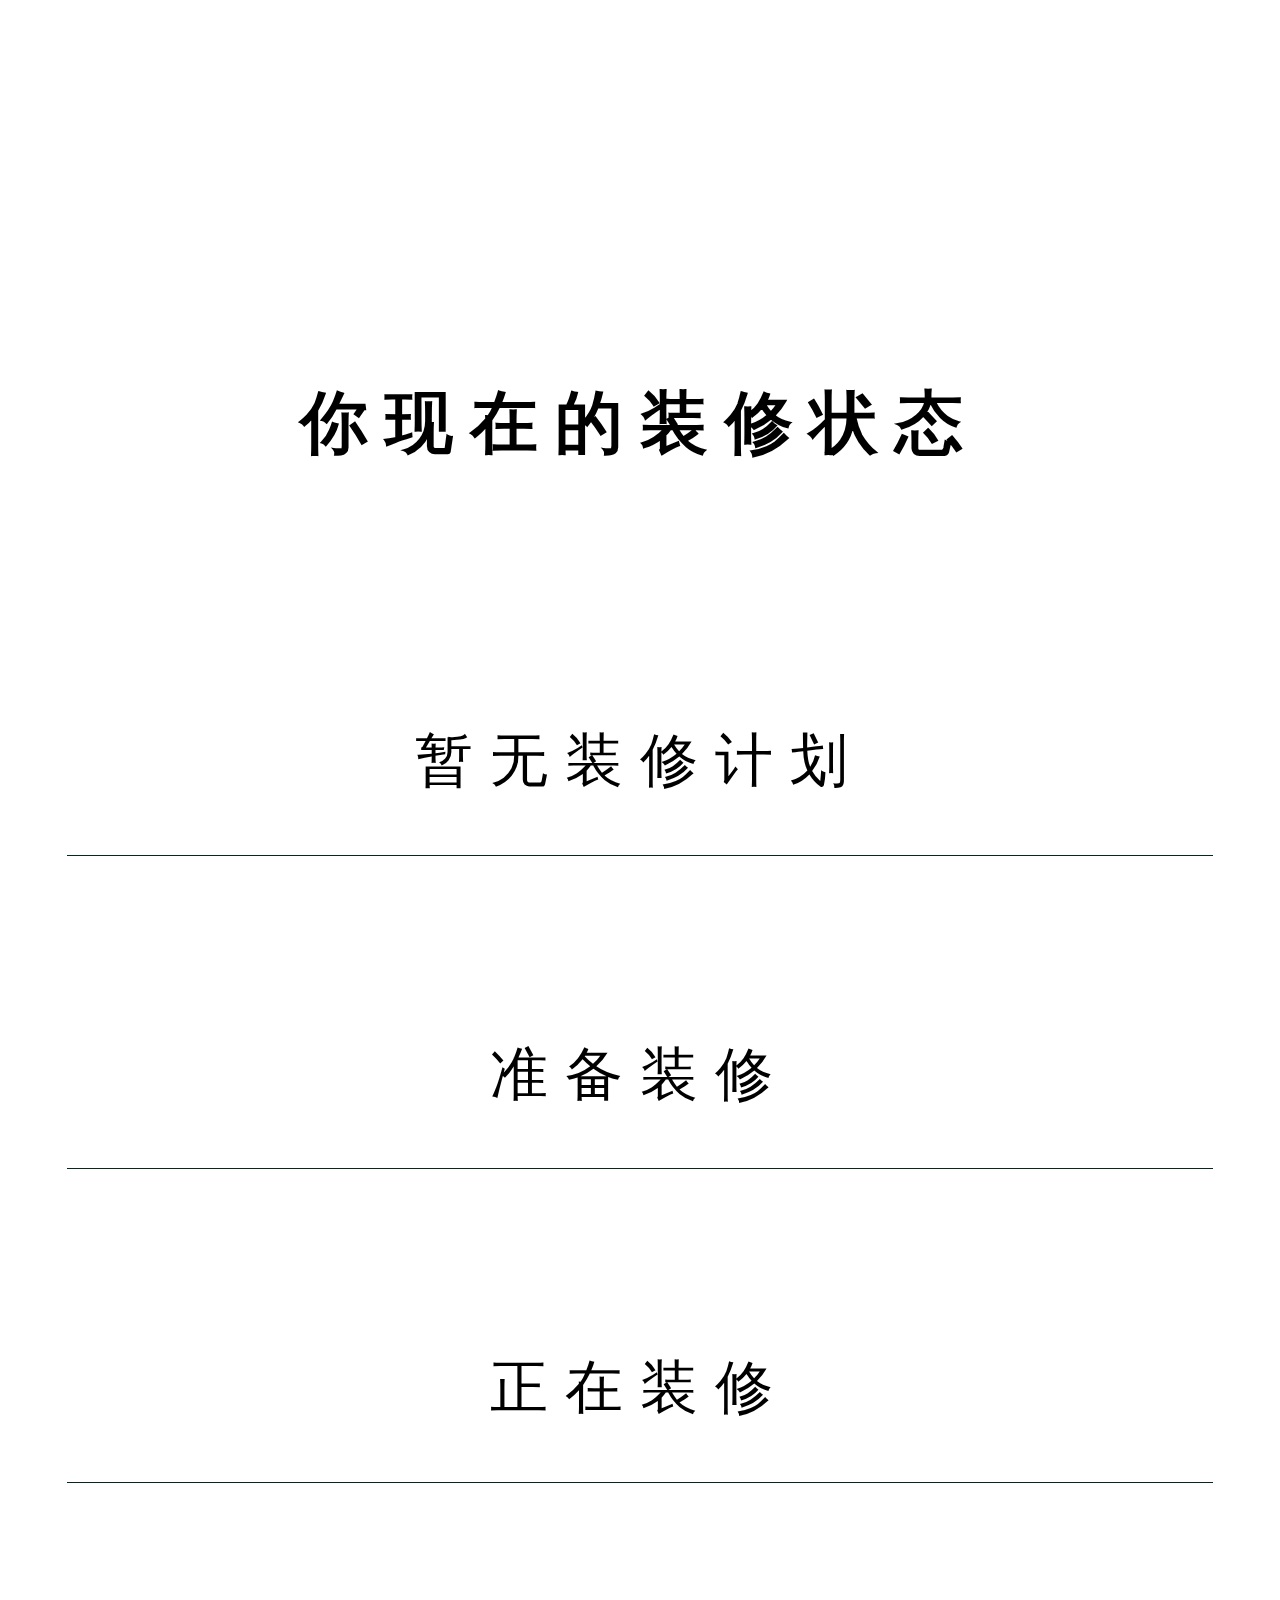
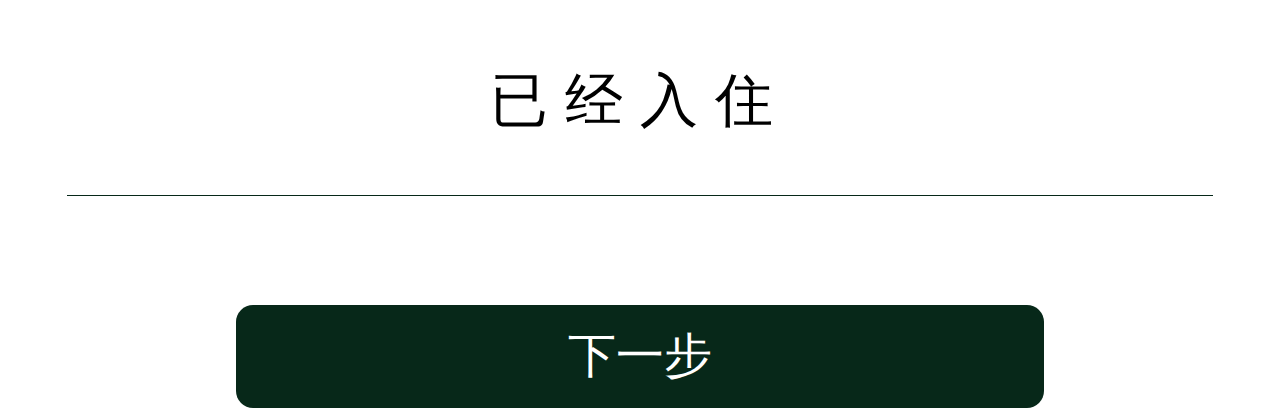
<file: state.html>
<!DOCTYPE html>
<html lang="en">

<head>
    <meta charset="UTF-8">
    <meta name="viewport" content="width=device-width, initial-scale=1.0">
    <meta http-equiv="X-UA-Compatible" content="ie=edge">
    <title>Document</title>
    <link rel="stylesheet" href="css/public.css">
    <link rel="stylesheet" href="css/state.css">
    <script>
        document.documentElement.style.fontSize =
            document.documentElement.clientWidth / 7.5 + "px";
    </script>
</head>

<body>
    <div class="container">
        <section>
            <h1>你现在的装修状态</h1>
            <div><span>暂无装修计划</span></div>
            <div><span>准备装修</span></div>
            <div><span>正在装修</span></div>
            <div><span>已经入住</span></div>
            <a href="rec.html">下一步</a>
        </section>
    </div>
</body>

</html>
</file>
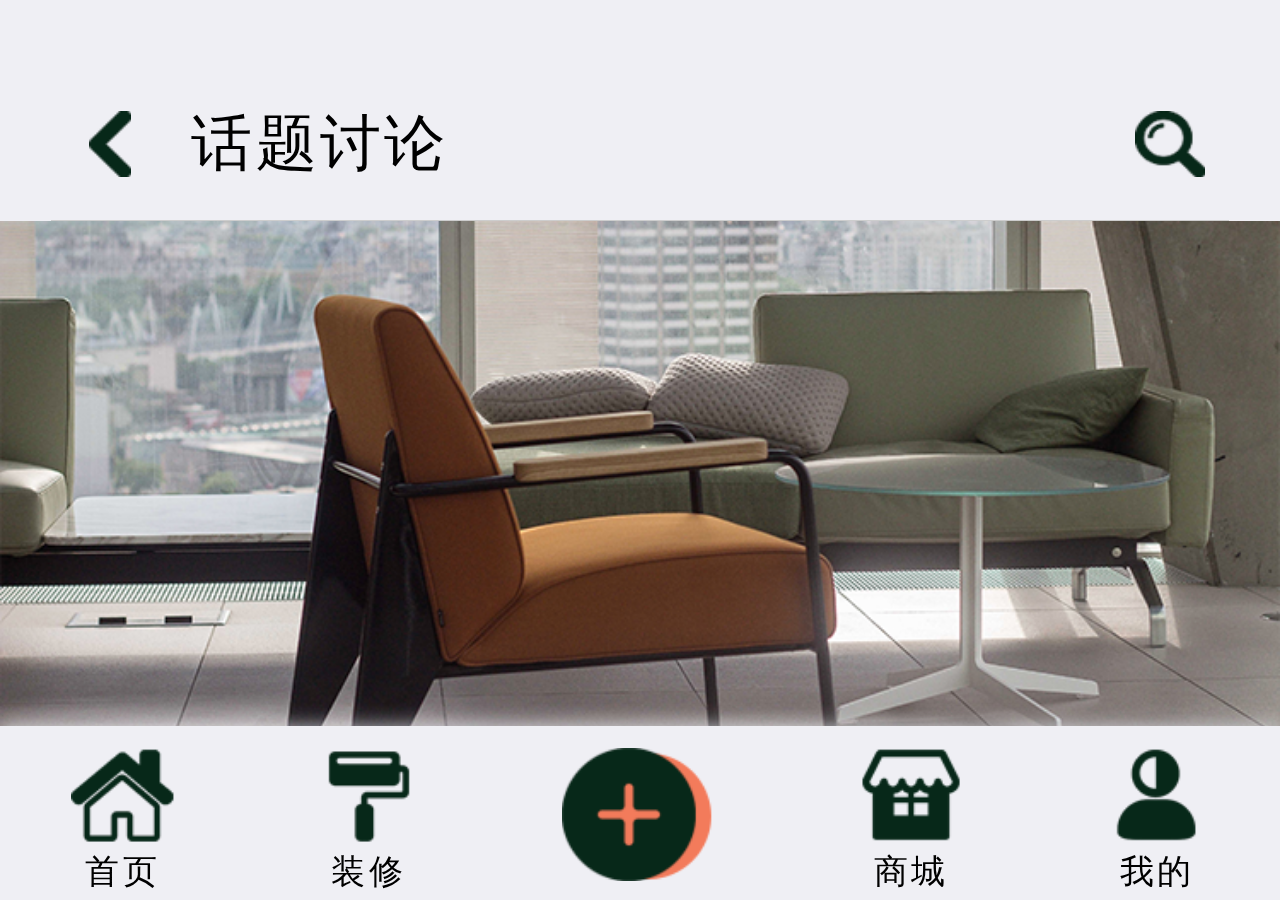
<file: talk.html>
<!DOCTYPE html>
<html lang="en">

<head>
    <meta charset="UTF-8">
    <meta name="viewport" content="width=device-width, initial-scale=1.0">
    <meta http-equiv="X-UA-Compatible" content="ie=edge">
    <title>Document</title>
    <link rel="stylesheet" href="css/public.css">
    <link rel="stylesheet" href="css/top.css">
    <link rel="stylesheet" href="css/footer.css">
    <link rel="stylesheet" href="css/talk.css">
    <script>
        document.documentElement.style.fontSize =
            document.documentElement.clientWidth / 7.5 + "px";
    </script>
</head>

<body>

    <div class="main">
        <section>
            <div class="top">
                <a href=""><img src="images/intelligence/images/1_03.png" alt=""></a>
                <h1>话题讨论</h1>
                <a href=""><img src="images/intelligence/images/2_03.png" alt=""></a>
            </div>
        </section>
        <div class="banner">
            <img src="images/talk/images/04_02.png" alt="">
        </div>
        <nav>
            <ul class="clearfix">
                <li><a class="style" href="#">全部话题</a></li>
                <li><a href="#">装修经验</a></li>
                <li><a href="#">收纳心得</a></li>
                <li><a href="#">好物测评</a></li>
                <li><a href="#">生活技能</a></li>
                <li><a href="#">闲话家常</a></li>
            </ul>
        </nav>
        <div class="mid">
            <div class="mid-inner">
                <div>
                    <h3>长方形客厅如何装修</h3>
                    <p>在家居装修中，一屋的重中之重便是客厅的装修可以说客厅是一家最重要的地方，并且也是一家的财运聚集...</p>
                    <div class="clearfix">
                        <a href="#">回答</a>
                        <span>98</span>
                        <a href="#">关注</a>
                        <span></span>
                    </div>

                </div>
                <div>
                    <h3>室内装修材料怎么选择</h3>
                    <p>其实，所有新户主们在装修之前都是一头雾水的，根本不知道该怎么做，怎么买材料，怎么选品牌。其实材...</p>
                    <div class="clearfix">
                        <a href="#">回答</a>
                        <span></span>
                        <a href="#">关注</a>
                        <span></span>
                    </div>

                </div>
                <div>
                    <h3>大门对着厕所怎么装修</h3>
                    <p>很多人都觉得大门对着厕所不好。原因有二：一是用户体验差，开门看见卫生间，总不是什么愉快的事情...</p>
                    <div class="clearfix">
                        <a href="#">回答</a>
                        <span></span>
                        <a href="#">关注</a>
                        <span></span>
                    </div>

                </div>
                <div>
                    <h3>除甲醛最有效方法有哪些？ </h3>
                    <p>新房装修甲醛污染总是难以避免，要想快速去除甲醛异味然后入住新家，以下这些方法或许可以帮你哦。1...</p>
                    <div class="clearfix">
                        <a href="#">回答</a>
                        <span></span>
                        <a href="#">关注</a>
                        <span></span>
                    </div>

                </div>
                <div>
                    <h3>入门即学问 门厅过道装修与风水禁忌 </h3>
                    <p>说起门厅过道装修与风水禁忌，也许在日常生活中并未在意，我们在装修新家的时候最多考虑的是室内选择...</p>
                    <div class="clearfix">
                        <a href="#">回答</a>
                        <span></span>
                        <a href="#">关注</a>
                        <span></span>
                    </div>

                </div>
            </div>
        </div>
        <footer>
            <div>
                <a href="rec.html"><img src="images/tuijian/images/10.png" alt="" /><span>首页</span></a>
                <a href="renovation.html"><img src="images/tuijian/images/5.png" alt="" /><span>装修</span></a>
                <a href="news.html"><img src="images/tuijian/images/9.png" alt="" /></a>
                <a href="#"><img src="images/tuijian/images/4.png" alt="" /><span>商城</span></a>
                <a href="personal.html"><img src="images/tuijian/images/6.png" alt="" /><span>我的</span></a>
            </div>
        </footer>
    </div>
</body>

</html>
</file>
<file: css/public.css>
html,
body,
div,
span,
applet,
object,
iframe,
h1,
h2,
h3,
h4,
h5,
h6,
p,
blockquote,
pre,
a,
abbr,
acronym,
address,
big,
cite,
code,
del,
dfn,
em,
font,
img,
ins,
kbd,
q,
s,
samp,
small,
strike,
strong,
sub,
sup,
tt,
var,
dl,
dt,
dd,
ol,
ul,
li,
fieldset,
form,
label,
legend,
table,
caption,
tbody,
tfoot,
thead,
tr,
th,
td {
    margin: 0;
    padding: 0;
    border: 0;
    outline: 0;
    font-weight: inherit;
    font-style: inherit;
    font-size: 100%;
    font-family: inherit;
    vertical-align: baseline;
}

* {
    margin: 0;
    padding: 0;
    border: 0;
    box-sizing: border-box;
}

.clearfix:before,
.clearfix:after {
    content: "";
    display: block;
    clear: both;
    visibility: hidden;
    line-height: 0;
    height: 0;
    font-size: 0;
}

.clearfix {
    *zoom: 1;
}

li {
    list-style: none;
}

a {
    text-decoration: none;
}
</file>
<file: css/top.css>
.main {
    width: 100vw;
    height: 100vh;
    background-color: #efeff4;
    overflow: hidden;
}

section {
    width: 6.9rem;
    margin: 0 auto;
    margin-top: 0.4rem;
}

.main section .top {
    position: relative;

    border-bottom: 1px solid #cdcdcd;
}

.main section .top a,
.main section .top a img {
    display: block;

}

.main section .top a:first-child {
    position: absolute;
    top: 0.25rem;
    left: 0.22rem;
}

.main section .top a:first-child img {
    width: 0.25rem;
    height: 0.39rem;
}

.main section .top a:last-child {
    position: absolute;

    top: 0.25rem;
    right: 0.14rem;

}

.main section .top a:last-child img {
    width: 0.41rem;
    height: 0.39rem;
}

.main section .top h1 {
    width: 1.52rem;
    line-height: 0.89rem;
    font-size: 0.36rem;
    margin-left: 0.82rem;
    letter-spacing: 0.02rem;
}
</file>
<file: css/footer.css>
.main footer {
    position: fixed;
    z-index: 999;
    width: 100%;
    bottom: 0;
    background-color: #efeff4;
    box-shadow: 2px 2px 20px #dfe2e6;
}

.main footer div {
    display: flex;
    flex-direction: row;
    justify-content: space-around;
}

.main footer div a,
.main footer div a img,
.main footer div a span {
    display: block;
}

.main footer div a {
    margin-top: 0.13rem;
}

.main footer div a img {
    width: 0.61rem;
    height: 0.57rem;
}

.main footer div a:nth-child(3) img {
    width: 0.91rem;
    height: 0.78rem;
}

.main footer div a span {
    line-height: 0.32rem;
    text-align: center;
    font-size: 0.2rem;
    color: #000;
    letter-spacing: 0.02rem;
}
</file>
<file: css/case.css>
.main section .select {
    border-bottom: 1px solid #c5c5c5;
}

.main section .select>div {
    overflow: scroll;
    margin-top: 0.24rem;
    margin-bottom: 0.24rem;
}

.main section .select>div::-webkit-scrollbar {
    display: none;
}

.main section .select>div div {
    width: 10rem;

}

.w-690 {
    width: 6.9rem !important;
}

.main section .select>div div a {
    display: block;
    float: left;
    line-height: 0.35rem;
    padding-left: 0.17rem;
    padding-right: 0.17rem;
    margin-right: 0.15rem;
    text-align: center;
    font-size: 0.24rem;
    color: #000;
}

.style {
    background-color: #072819;
    border-radius: 0.2rem;
    color: #fff !important;
}

.main section .bottom {
    height: 55vh;
    overflow: scroll;
}

.main section .bottom::-webkit-scrollbar {
    display: none;
}

.main section .bottom .bottom-inner {
    height: 11.5rem;
}

.main section .bottom .bottom-inner>div:first-child {
    overflow: scroll;
    margin-top: 0.47rem;
    margin-bottom: 0.48rem;
}

.main section .bottom .bottom-inner>div:first-child div {
    width: 14rem;
}

.main section .bottom .bottom-inner>div:first-child div a {
    display: block;
    float: left;
    width: 2.7rem;
    height: 1.5rem;
    margin-right: 0.1rem;
}

.main section .bottom .bottom-inner>div:first-child div a img {
    display: block;
    width: 100%;
}

.main section .bottom .bottom-inner .case {
    margin-bottom: 0.24rem;
    border-radius: 0.2rem;
    box-shadow: 2px 2px 20px #d7dbdf;
}

.main section .bottom .bottom-inner .case a {
    display: block;
}

.main section .bottom .bottom-inner .case a img {
    display: block;
    width: 6.9rem;
    height: 3.3rem;
    border-top-left-radius: 0.1rem;
    border-top-right-radius: 0.1rem;
}

.main section .bottom .bottom-inner .case a div {
    background-color: #f5f5f5;
    padding-top: 0.17rem;
    padding-bottom: 0.23rem;
    border-bottom-left-radius: 0.1rem;
    border-bottom-right-radius: 0.1rem;
}

.main section .bottom .bottom-inner .case a div span {
    display: block;
    padding-left: 0.25rem;
}

.main section .bottom .bottom-inner .case a div span:first-child {
    line-height: 0.4rem;
    font-size: 0.3rem;
    color: #000;
}

.main section .bottom .bottom-inner .case a div span:last-child {
    line-height: 0.3rem;
    font-size: 0.2rem;
    color: #313131;
}
</file>
<file: css/denglu.css>
.container {
    position: relative;
    width: 100vw;
    height: 100vh;
    background-image: url(../images/denglu/images/denglu2.jpg);
    background-size: cover;
    background-position: center;
    background-repeat: no-repeat;
    overflow: hidden;
}

.container section {
    width: 6.59rem;
    margin: 0 auto;
}

.container img {
    display: block;
    margin: 0 auto;
    margin-top: 1.75rem;
}

.container form {
    margin-bottom: 3.3rem;
}

.container form input {
    margin: 0 auto;
    display: block;
    width: 6.59rem;
    line-height: 0.84rem;
}

.container form>input:first-child {
    background-image: url(../images/denglu/images/user_03.png);
    background-size: 0.45rem 0.45rem;
    background-repeat: no-repeat;
    background-position: 0.08rem 0.21rem;
}

.container form input:nth-child(2) {
    background-image: url(../images/denglu/images/clock_07.png);
    background-repeat: no-repeat;
    background-size: 0.43rem 0.52rem;
    background-position: 0.1rem 0.14rem;
}


.container form a:nth-child(3) {
    text-align: center;
    display: block;
    width: 6.59rem;
    line-height: 0.84rem;
    background-color: #f37b5b;
    border-radius: 0.1rem;
    font-size: 0.3rem;
    color: #fff;
}

.container form div span {
    float: right;
}

.container .login {
    width: 3.3rem;
    margin: 0 auto;
    display: flex;
    justify-content: space-between;
}

.container .login a {
    display: block;
}

.container .login a span {
    display: block;
    font-size: 0.36rem;
    color: #f3e3c0;
}

.container .fail {
    display: none;
    position: absolute;
    top: 0;
    left: 0;
    width: 100vw;
    height: 100vh;
    z-index: 1;
    background-color: rgba(0, 0, 0, 0.5);
}

.container .fail div {
    margin: 0 auto;
    margin-top: 60%;
    width: 6rem;
    text-align: center;
    height: 3rem;
    background-color: #fff;
    border-radius: 0.2rem;
}

.container .fail div button {
    width: 100%;
    line-height: 0.7rem;
    border-bottom-right-radius: 0.2rem;
    border-bottom-left-radius: 0.2rem;
    background-color: #fff;
    border-top: 1px solid #000;
}

.db {
    display: block;
}

.pl-80 {
    padding-left: 0.8rem;
}

.m-0 {
    margin: 0 auto;
}

.mb-4 {
    margin-bottom: 0.04rem !important;
}

.mb-43 {
    margin-bottom: 0.43rem !important;
}

.mr-32 {
    margin-right: 0.32rem;
}

.tc {
    text-align: center;
}

.lh-52 {
    line-height: 52px;
}

.lh-63 {
    line-height: 0.63rem;
}

.lh-90 {
    line-height: 0.9rem;
}

.fz-16 {
    font-size: 0.16rem;
}

.fz-24 {
    font-size: 0.24rem;
}

.fz-28 {
    font-size: 0.28rem;
}

.fz-32 {
    font-size: 0.32rem;
}

.c-f {
    color: #fff;
}

.br-5 {
    border-radius: 0.05rem;
}
</file>
<file: css/iconfont.css>
@font-face {font-family: "iconfont";
  src: url('iconfont.eot?t=1560177840282'); /* IE9 */
  src: url('iconfont.eot?t=1560177840282#iefix') format('embedded-opentype'), /* IE6-IE8 */
  url('[data-uri]') format('woff2'),
  url('iconfont.woff?t=1560177840282') format('woff'),
  url('iconfont.ttf?t=1560177840282') format('truetype'), /* chrome, firefox, opera, Safari, Android, iOS 4.2+ */
  url('iconfont.svg?t=1560177840282#iconfont') format('svg'); /* iOS 4.1- */
}

.iconfont {
  font-family: "iconfont" !important;
  font-size: 16px;
  font-style: normal;
  -webkit-font-smoothing: antialiased;
  -moz-osx-font-smoothing: grayscale;
}

.icon-dpstipiconqq:before {
  content: "\e610";
}

.icon-weixin:before {
  content: "\e606";
}

.icon-weibo:before {
  content: "\e620";
}

.icon-yonghu:before {
  content: "\e60a";
}

.icon-icon-denglumima:before {
  content: "\e611";
}
</file>
<file: css/focus.css>
.main {
    width: 100vw;
    height: 100vh;
    background-color: #efeff4;
    overflow: hidden;
}

img {
    width: 100%;
}

.main header {
    margin-top: 0.45rem;
    width: 100%;
}

.main header .header-inner {
    width: 6.9rem;
    margin: 0 auto;
}

.main header .header-inner .header-top {
    position: relative;

    border-bottom: 1px solid #c5c5c5;
}

.main header .header-inner .header-top a {
    display: block;
}

.main header .header-inner .header-top>a:first-child {
    position: absolute;
    top: 0.19rem;
    left: 0.15rem;
}

.main header .header-inner .header-top>a:last-child {
    position: absolute;
    top: 0.23rem;
    right: 0.15rem;
}

.main header .header-inner .header-top a img {
    display: block;
}

.main header .header-inner .header-top>a:first-child img {
    width: 0.4rem;
    height: 0.45rem;
}

.main header .header-inner .header-top>a:last-child img {
    width: 0.37rem;
    height: 0.37rem;
}

.main header .header-inner .header-top div {
    width: 1.81rem;
    margin: 0 auto;
    line-height: 0.83rem;
    display: flex;
    justify-content: space-between;
}

.main header .header-inner .header-top div a {
    font-size: 0.36rem;
    color: #000;
}

.main header .header-inner input {
    display: block;
    width: 6.9rem;
    line-height: 0.54rem;
    font-size: 0.2rem;
    margin-top: 0.24rem;
    margin-bottom: 0.24rem;
    padding-left: 0.64rem;
    border-radius: 0.1rem;
    background-color: #dddee1;
    background-image: url(../images/tuijian/images/02_03.png);
    background-repeat: no-repeat;
    background-size: 0.37rem 0.37rem;
    background-position: 0.14rem 0.09rem;
    letter-spacing: 0.02rem;
}

.main section {
    height: 75vh;
    overflow: scroll;
}

.main section::-webkit-scrollbar {
    display: none;
}

.main section .section-inner {
    height: 17rem;
}

.main section .section-inner .section-top {
    margin-bottom: 0.1rem;
}

.main section .section-inner .section-top .title h1 {
    float: left;
    line-height: 0.76rem;
    font-size: 0.3rem;
    color: #000;
}

.main section .section-inner .section-top .title {
    padding-left: 0.3rem;
}

.main section .section-inner .section-top .title a {
    display: block;
    float: right;
    margin-right: 0.4rem;
    line-height: 0.76rem;
    font-size: 0.2rem;
    color: #aeaeae;
}

.main section .section-inner .section-top .pic {
    padding-left: 0.3rem;
}

.main section .section-inner .section-top .pic {
    width: 100vw;
    overflow: scroll;
}

.main section .section-inner .section-top .pic::-webkit-scrollbar {
    display: none;
}

.main section .section-inner .section-top .pic div {
    width: 9rem;
}

.main section .section-inner .section-top .pic a,
.main section .section-inner .section-top .pic a img {
    display: block;
}

.main section .section-inner .section-top .pic a {
    float: left;
    margin-right: 0.1rem;
    width: 2.7rem;
    height: 1.5rem;
}

.main section .section-inner .section-bottom {
    width: 6.9rem;
    margin: 0 auto;
    overflow: scroll;
}

.main section .section-inner .section-bottom .section-bottom-inner .content {
    padding-top: 0.6rem;
}

.main section .section-inner .section-bottom .section-bottom-inner .content img {
    display: block;
}

.main section .section-inner .section-bottom .section-bottom-inner .content .content-top a {
    display: block;
    margin-bottom: 0.2rem;
}

.main section .section-inner .section-bottom .section-bottom-inner .content .content-top a img {
    display: block;
    width: 0.58rem;
    height: 0.58rem;
    float: left;
}

.main section .section-inner .section-bottom .section-bottom-inner .content .content-top a span {
    display: block;
    float: left;
    margin-left: 0.23rem;
    line-height: 0.58rem;
    font-size: 0.3rem;
    color: #000;
}

.main section .section-inner .section-bottom .section-bottom-inner .content p {
    line-height: 0.3rem;
    font-size: 0.24rem;
    color: #000;
    margin-bottom: 0.08rem;
}

section .section-inner .section-bottom .section-bottom-inner .content .content-bottom {
    display: flex;
    justify-content: space-between;
    margin-top: 0.4rem;
}

section .section-inner .section-bottom .section-bottom-inner .content .content-bottom div:first-child a img {
    width: 0.25rem;
    height: 0.35rem;
}

section .section-inner .section-bottom .section-bottom-inner .content .content-bottom div:last-child {
    margin-right: 0.22rem;
}

section .section-inner .section-bottom .section-bottom-inner .content .content-bottom div:last-child a {
    float: left;
    margin-left: 0.2rem;
}

section .section-inner .section-bottom .section-bottom-inner .content .content-bottom div:last-child a img,
section .section-inner .section-bottom .section-bottom-inner .content .content-bottom div:last-child a span {
    float: left;
}

section .section-inner .section-bottom .section-bottom-inner .content .content-bottom div:last-child a span {
    margin-left: 0.13rem;
}

section .section-inner .section-bottom .section-bottom-inner .content .content-bottom div:last-child a img {
    width: 0.35rem;
    height: 0.35rem;
}

section .section-inner .section-bottom .section-bottom-inner .content .content-bottom a,
section .section-inner .section-bottom .section-bottom-inner .content .content-bottom a img,
section .section-inner .section-bottom .section-bottom-inner .content .content-bottom a span {
    display: block;
}

section .section-inner .section-bottom .section-bottom-inner .content .content-bottom a span {
    line-height: 0.37rem;
    font-size: 0.24rem;
    color: #000;
}
</file>
<file: css/intelligence.css>
.public {
    display: block;
    line-height: 0.36rem;
    font-size: 0.24rem;
    background-color: #072819;
    padding-left: 0.2rem;
    padding-right: 0.2rem;
    text-align: center;
    color: #a2adab;
    letter-spacing: 0.06rem;
}

.main section .select {
    padding: 0.24rem 0;
    display: flex;
    flex-direction: row;
    justify-content: flex-start;
}

.main section .select a {
    margin-right: 0.11rem;
}

.main section .mid h2 {
    line-height: 0.7rem;
    font-size: 0.3rem;
    letter-spacing: 0.02rem;
}

.main section .mid img {
    width: 6.9rem;
    height: 8.6rem;
}

.main section .bottom {
    margin-top: 0.34rem;
    width: 5.7rem;
    display: flex;
    flex-direction: row;
    flex-wrap: wrap;
    justify-content: flex-start;
}

.main section .bottom a {
    width: 0.84rem;
    text-align: center;
    padding: 0;
    margin-right: 0.11rem;
    margin-bottom: 0.14rem;
}
</file>
<file: css/look.css>
.main section .select {
  padding-top: 0.22rem;

  border-bottom: 1px solid #c5c5c5;
}

.main section .select > div {
  width: 6.9rem;
  overflow: scroll;
}
.main section .select > div::-webkit-scrollbar {
  display: none;
}
.main section .select div a {
  display: block;
  float: left;
  line-height: 0.35rem;
  padding-left: 0.17rem;
  padding-right: 0.17rem;
  margin-right: 0.15rem;
  text-align: center;
  font-size: 0.24rem;
  color: #000;
}

.w-1000 {
  width: 10rem !important;
}

.mb-22 {
  margin-bottom: 0.22rem;
}

.pb-25 {
  padding-bottom: 0.25rem;
}

.style {
  background-color: #072819;
  border-radius: 0.2rem;
  color: #fff !important;
}

.main .mid {
  width: 7rem;
  height: 70vh;
  margin: 0 auto;
  margin-top: 0.25rem;
  overflow: scroll;
}
.main .mid::-webkit-scrollbar {
  display: none;
}
.main .mid .mid-inner {
  height: 17.15rem;
  display: flex;
  flex-direction: row;
  justify-content: space-between;
}

.main .mid .mid-inner .left,
.main .mid .mid-inner .right {
  width: 3.33rem;
}

.main .mid a {
  display: block;
}

.main .mid a img {
  display: block;
  width: 100%;
}

.big {
  width: 3.33rem;
  height: 4.36rem;
}

.small {
  width: 3.33rem;
  height: 3.3rem;
}

.user {
  width: 0.32rem;
  height: 0.32rem;
}

.main .mid .mid-inner div div div {
  display: flex;
  flex-direction: row;
  justify-content: space-between;
  align-items: center;
  margin-top: 0.1rem;
  margin-bottom: 0.5rem;
}

.main .mid .mid-inner div div p {
  margin-top: 0.17rem;
  width: 3.2rem;
  line-height: 0.3rem;
  font-size: 0.2rem;
  color: #000;
  overflow: hidden;
  text-overflow: ellipsis;
  display: -webkit-box;
  -webkit-line-clamp: 2;
  -webkit-box-orient: vertical;
}

.main .mid .mid-inner div div div a {
  display: flex;
  flex-direction: row;
  justify-content: space-between;
}

.main .mid .mid-inner div div div a:first-child {
  width: 1.06rem;
}

.main .mid .mid-inner div div div a:first-child img {
  width: 0.32rem;
  height: 0.32rem;
}

.main .mid .mid-inner div div div a:last-child {
  width: 0.83rem;
}

.main .mid .mid-inner div div div a:last-child img {
  width: 0.24rem;
  height: 0.23rem;
}

.main .mid .mid-inner div div div a span {
  display: block;
  line-height: 0.32rem;
  font-size: 0.2rem;
  color: #000;
}

.main .mid .mid-inner div div div a:last-child span {
  line-height: 0.24rem;
}
</file>
<file: css/news.css>
.main {
    width: 100vw;
    height: 100vh;
    background-color: #35b0ab;
    overflow: hidden;
}

img {
    width: 100%;
}

.main section {
    width: 6.9rem;
    margin: 0 auto;
    margin-top: 1.25rem;
}

.main section .top {
    margin-bottom: 0.5rem;
}

.main section .top a,
.main section .top a img {
    display: block;
}

.main section .top a:first-child {
    float: left;
    width: 0.45em;
    height: 0.45em;
}

.main section .top p {
    float: left;
    margin-left: 0.24rem;
    font-size: 0.24rem;
    color: #fff;
}

.main section .top a:last-child {
    float: right;
    line-height: 0.45rem;
    font-size: 0.24rem;
    color: #fff;
}

.main section .mid .content p {
    width: 4.85rem;
    float: left;
    line-height: 0.88rem;
    font-size: 0.3rem;
    color: #fff;
}

.main section .mid .content a,
.main section .mid .content img {
    display: block;
}

.main section .mid .content a {
    float: right;
    width: 1.45rem;
    line-height: 0.5rem;
    font-size: 0.2rem;
    color: #fff;
    margin-top: 0.2rem;
    margin-bottom: 0.18rem;
    text-align: center;
    background-color: #f37b5b;
    border-radius: 0.1rem;
    margin-right: 0.03rem;

}

.main section .mid .release {
    margin-top: 2.6rem;
    margin-bottom: 1.77rem;
    display: flex;
    flex-direction: row;
    justify-content: space-around;
}

.main section .mid .release a,
.main section .mid .release a img,
.main section .mid .release a span {
    display: block;
}

.main section .mid .release a img {
    width: 1.39em;
    height: 1.32em;
}

.main section .mid .release a span {
    line-height: 0.4rem;
    font-size: 0.24rem;
    color: #fff;
    text-align: center;
}

.main section .mid .quit a {
    display: block;
    width: 0.75em;
    height: 0.75em;
    margin: 0 auto;
    margin-top: 0.11rem;
}

.main section .mid .quit a img {
    display: block;
}
</file>
<file: css/personal.css>
img {
    width: 100%;
}

.main header .top ul {
    display: flex;
    justify-content: flex-end;
}

.main header {
    overflow: hidden;
    background-color: #072819;
}

.main header .top {
    margin-top: 0.86rem;
    margin-bottom: 0.42rem;
}

.main header .top ul li {
    margin-left: 0.54rem;
}

.main header .top ul li:last-child {
    margin-right: 0.36rem;
}

.main header .top ul li a,
.main header .top ul li a img {
    display: block;
}

.main header .top ul li a img {
    width: 100%;
}

.main header .top ul li a {
    width: 0.39rem;
    height: 0.39rem;
}

.main header .bottom {
    padding-left: 0.3rem;
    margin-bottom: 0.86rem;
}

.main header .bottom ul li {
    float: left;
}

.main header .bottom ul li a,
.main header .bottom ul li a img,
.main header .bottom ul li a span {
    display: block;
}

.main header .bottom ul li:first-child a {
    width: 1.39rem;
    height: 1.39rem;
}

.main header .bottom ul li:nth-child(2) a {
    margin-left: 0.34rem;
}

.main header .bottom ul li:nth-child(2) a span:first-child {
    margin-top: 0.26rem;
    line-height: 0.48rem;
    font-size: 0.3rem;
    color: #fff;
}

.main header .bottom ul li:nth-child(2) a span:last-child {
    line-height: 0.48rem;
    font-size: 0.24rem;
    color: #fff;
    margin-bottom: 0.23rem;
}

.main header .bottom ul li:last-child {
    float: right;
}

.main header .bottom ul li:last-child a {
    display: block;
    margin-top: 0.44rem;
    margin-bottom: 0.44rem;
    margin-right: -0.15rem;
    padding-left: 0.15rem;
    padding-right: 0.15rem;
    line-height: 0.52rem;
    font-size: 0.24rem;
    color: #fff;
    background-color: #f37b5b;
    border-radius: 0.1rem;
}

.main section {
    height: 75vh;
    overflow: scroll;
}

.main section::-webkit-scrollbar {
    display: none;
}

.main section .section-inner {
    width: 6.9rem;
    margin: 0 auto;
    height: 16.50rem;
    padding-top: 0.37rem;
}

.main section .section-inner .banner {
    margin-bottom: 0.1rem;
}

.main section .section-inner .my {
    display: flex;
    flex-direction: row;
    flex-wrap: wrap;
    justify-content: space-around;
    margin-bottom: 0.75rem;
}

.main section .section-inner .my a,
.main section .section-inner .my a img,
.main section .section-inner .my a span {
    display: block;
}

.main section .section-inner .my a {
    width: 1.5rem;
    margin-top: 0.83rem;
}

.main section .section-inner .my a img {
    width: 0.55em;
    height: 0.55em;
    margin: 0 auto;
}

.main section .section-inner .my a span {
    width: 100%;
    text-align: center;
    line-height: 0.56rem;
    font-size: 0.2rem;
    color: #000;
}

.main section .section-inner .mes a,
.main section .section-inner .mes a span,
.main section .section-inner .mes a img {
    display: block;
}

.main section .section-inner .mes a {
    border-top: 1px solid #000;
    padding-left: 0.24rem;
    display: flex;
    justify-content: space-between;
    align-items: center;
}

.main section .section-inner .mes a:last-child {
    border-bottom: 1px solid #000;
    margin-bottom: 0.52rem;
}

.main section .section-inner .mes a span {
    line-height: 0.95rem;
    font-size: 0.24rem;
    color: #000;

}

.main section .section-inner .mes a img {
    width: 0.16rem;
    height: 0.26rem;
}

.main section .section-inner .logo {
    width: 1.27rem;
    margin: 0 auto;
}

.main section .section-inner .logo img {
    display: block;
}

.main section .section-inner .logo span {
    display: block;
    line-height: 0.38rem;
    text-align: center;
    font-size: 0.24rem;
    color: #000;
}
</file>
<file: css/rec.css>
.main {
  width: 100vw;
  height: 100vh;
  background-color: #efeff4;
  overflow: hidden;
}

img {
  width: 100%;
}

.main header {
  margin-top: 0.45rem;
  width: 100%;
}

.main header .header-inner {
  width: 6.9rem;
  margin: 0 auto;
}

.main header .header-inner .header-top {
  position: relative;

  border-bottom: 1px solid #c5c5c5;
}

.main header .header-inner .header-top a {
  display: block;
}

.main header .header-inner .header-top>a:first-child {
  position: absolute;
  top: 0.19rem;
  left: 0.15rem;
}

.main header .header-inner .header-top>a:last-child {
  position: absolute;
  top: 0.23rem;
  right: 0.15rem;
}

.main header .header-inner .header-top a img {
  display: block;
}

.main header .header-inner .header-top>a:first-child img {
  width: 0.4rem;
  height: 0.45rem;
}

.main header .header-inner .header-top>a:last-child img {
  width: 0.37rem;
  height: 0.37rem;
}

.main header .header-inner .header-top div {
  width: 1.81rem;
  margin: 0 auto;
  line-height: 0.83rem;
  display: flex;
  justify-content: space-between;
}

.main header .header-inner .header-top div a {
  font-size: 0.36rem;
  color: #000;
}

.main header .header-inner input {
  display: block;
  width: 6.9rem;
  line-height: 0.54rem;
  font-size: 0.2rem;
  margin-top: 0.24rem;
  margin-bottom: 0.24rem;
  padding-left: 0.64rem;
  border-radius: 0.1rem;
  background-color: #dddee1;
  background-image: url(../images/tuijian/images/02_03.png);
  background-repeat: no-repeat;
  background-size: 0.37rem 0.37rem;
  background-position: 0.14rem 0.09rem;
  letter-spacing: 0.02rem;
}

.main header .header-inner .header-bottom {
  display: flex;
  justify-content: space-between;
}

.main header .header-inner .header-bottom a,
.main header .header-inner .header-bottom a img {
  display: block;
}

.main header .header-inner .header-bottom a img {
  width: 1.44rem;
  height: 1.34rem;
}

.main header .header-inner .header-bottom a span {
  display: block;
  line-height: 0.5rem;
  text-align: center;
  font-size: 0.2rem;
  color: #000;
  margin-bottom: 0.06rem;
  letter-spacing: 0.04rem;
}

.main section {
  height: 75vh;
  overflow: scroll;
}

.main section::-webkit-scrollbar {
  display: none;
}

.main section .section-inner {
  height: 17rem;
}

.main section .section-inner .banner {
  margin-bottom: 0.22rem;
}

.main section .section-inner .content {
  width: 6.9rem;
  margin: 0 auto;
  padding-top: 0.38rem;
}

.main section .section-inner .content .content-top a,
.main section .section-inner .content .content-top a img,
.main section .section-inner .content .content-top a span {
  display: block;
}

.main section .section-inner .content .content-top {
  display: flex;
  justify-content: space-between;
  align-items: center;
  margin-bottom: 0.24rem;
}

.main section .section-inner .content .content-top a:first-child {
  width: 2.28rem;
  display: flex;
  justify-content: space-between;
}

.main section .section-inner .content .content-top a:last-child {
  width: 0.95rem;
  line-height: 0.33rem;
  background-color: #072819;
  border-radius: 0.2rem;
  font-size: 0.2rem;
  color: #fff;
  text-align: center;
}

.main section .section-inner .content .content-top a:first-child img {
  width: 0.59em;
  height: 0.59em;
}

.main section .section-inner .content .content-top a:first-child span {
  line-height: 0.59rem;
  font-size: 0.3rem;
  color: #000;
}

.main section .section-inner .content .content-bottom img {
  display: block;
}

.main section .section-inner .content .content-bottom p {
  line-height: 0.9rem;
  font-size: 0.3rem;
  color: #000;
}
</file>
<file: css/renovation.css>
.main {
    width: 100vw;
    height: 100vh;
    background-color: #efeff4;
    overflow: hidden;
}

.main header {
    margin-top: 0.4rem;
    padding-top: 0.29rem;
    padding-bottom: 0.29rem;
}

.main header input {
    display: block;
    width: 6.9rem;
    line-height: 0.54rem;
    margin: 0 auto;
    background-color: #dddee1;
    border-radius: 0.1rem;
}

.main .banner img {
    display: block;
    width: 100vw;
}

.main .contain {
    width: 6.9rem;
    margin: 0 auto;
    padding-top: 0.25rem;
}

.main .contain h1 {
    line-height: 0.76rem;
    font-size: 0.36rem;
    color: #000;
}

.main .contain ul {
    display: flex;
    flex-direction: row;
    flex-wrap: wrap;
    justify-content: space-between;
    align-content: space-between;
}

.main .contain ul li {
    margin-bottom: 0.25rem;
}

.main .contain ul li a,
.main .contain ul li a img {
    display: block;
}

.main .contain ul li a {
    width: 2.12rem;
    height: 2.8rem;
}

.main .contain ul li a img {
    width: 100%;
}
</file>
<file: css/state.css>
.container {
    width: 100vw;
    height: 100vh;
    background-color: #fff;
    text-align: center;
}

.container section {
    width: 6.71rem;
    margin: 0 auto;
}

.container section h1 {
    margin-top: 1.78rem;
    line-height: 1.4rem;
    font-size: 0.4rem;
    font-weight: bold;
    letter-spacing: 0.1rem;
}

.container section div {
    border-bottom: 1px solid #072819;
}

.container section div span {
    margin-top: 0.73rem;
    display: block;
    line-height: 1.1rem;
    font-size: 0.34rem;
    letter-spacing: 0.1rem;

}

.container section a {
    display: block;
    margin: 0 auto;
    margin-top: 0.64rem;
    width: 4.74rem;
    line-height: 0.6rem;
    font-size: 0.28rem;
    color: #fff;
    border-radius: 0.1rem;
    background-color: #072819;
}
</file>
<file: css/talk.css>
.main .banner img {
    display: block;
    width: 100%;
}

.main nav {
    width: 100vw;
    padding-left: 0.3rem;
    overflow: scroll;

}

.main nav::-webkit-scrollbar {
    display: none;
}

.main nav ul {
    width: 10rem;
}

.main nav ul li {
    float: left;
    line-height: 0.56rem;
    margin-right: 0.7rem;

}

.main nav ul li a {
    display: block;
    font-size: 0.24rem;
    color: #000;
}

.style {
    font-weight: 600;
}

.main .mid {
    width: 100vw;
    height: 58vh;
    overflow: scroll;
    padding-top: 0.4rem;
}

.main .mid::-webkit-scrollbar {
    display: none;
}

.main .mid .mid-inner {
    height: 10.7rem;
}

.main .mid .mid-inner>div {
    width: 6.9rem;
    margin: 0 auto;
    margin-bottom: 0.2rem;
    padding-left: 0.28rem;
    border-radius: 0.2rem;
    box-shadow: 2px 2px 5px #e0e3e7
}

.main .mid .mid-inner div h3 {
    margin-top: 0.15rem;
    line-height: 0.56rem;
    font-size: 0.3rem;
    font-weight: 600;
    color: #000;
}

.main .mid .mid-inner div p {
    line-height: 0.31rem;
    font-size: 0.24rem;
    color: #000;
}

.main .mid .mid-inner div div a,
.main .mid .mid-inner div div span {
    display: block;
    float: left;
    line-height: 0.46rem;
    font-size: 0.2rem;
    color: #969697;
}

.main .mid .mid-inner div div a:nth-child(3) {
    margin-left: 0.34rem;
}

.main .mid .mid-inner div div span {
    margin-left: 0.09rem;
}
</file>
<file: css/yindao.css>
.swiper-container {
  width: 100vw;
  height: 100vh;
}

.swiper-slide {
  background-size: cover;
  background-repeat: no-repeat;
  background-position: center;
}

.page-4 {
  position: relative;
}

.page-4 a {
  position: absolute;
  left: 50%;
  transform: translateX(-50%);
  bottom: 2.77rem;
  width: 6.47rem;
  line-height: 1rem;
  text-align: center;
  font-size: 0.5rem;
  background-color: #f37b5b;
  color: #0f3222;
  border-radius: 0.5rem;
}

.swiper-slide.page-1 {
  background-image: url(../images/yindao/images/1.jpg);
}

.swiper-slide.page-2 {
  background-image: url(../images/yindao/images/2.jpg);
}

.swiper-slide.page-3 {
  background-image: url(../images/yindao/images/3.jpg);
}

.swiper-slide.page-4 {
  background-image: url(../images/yindao/images/4.jpg);
}
</file>
